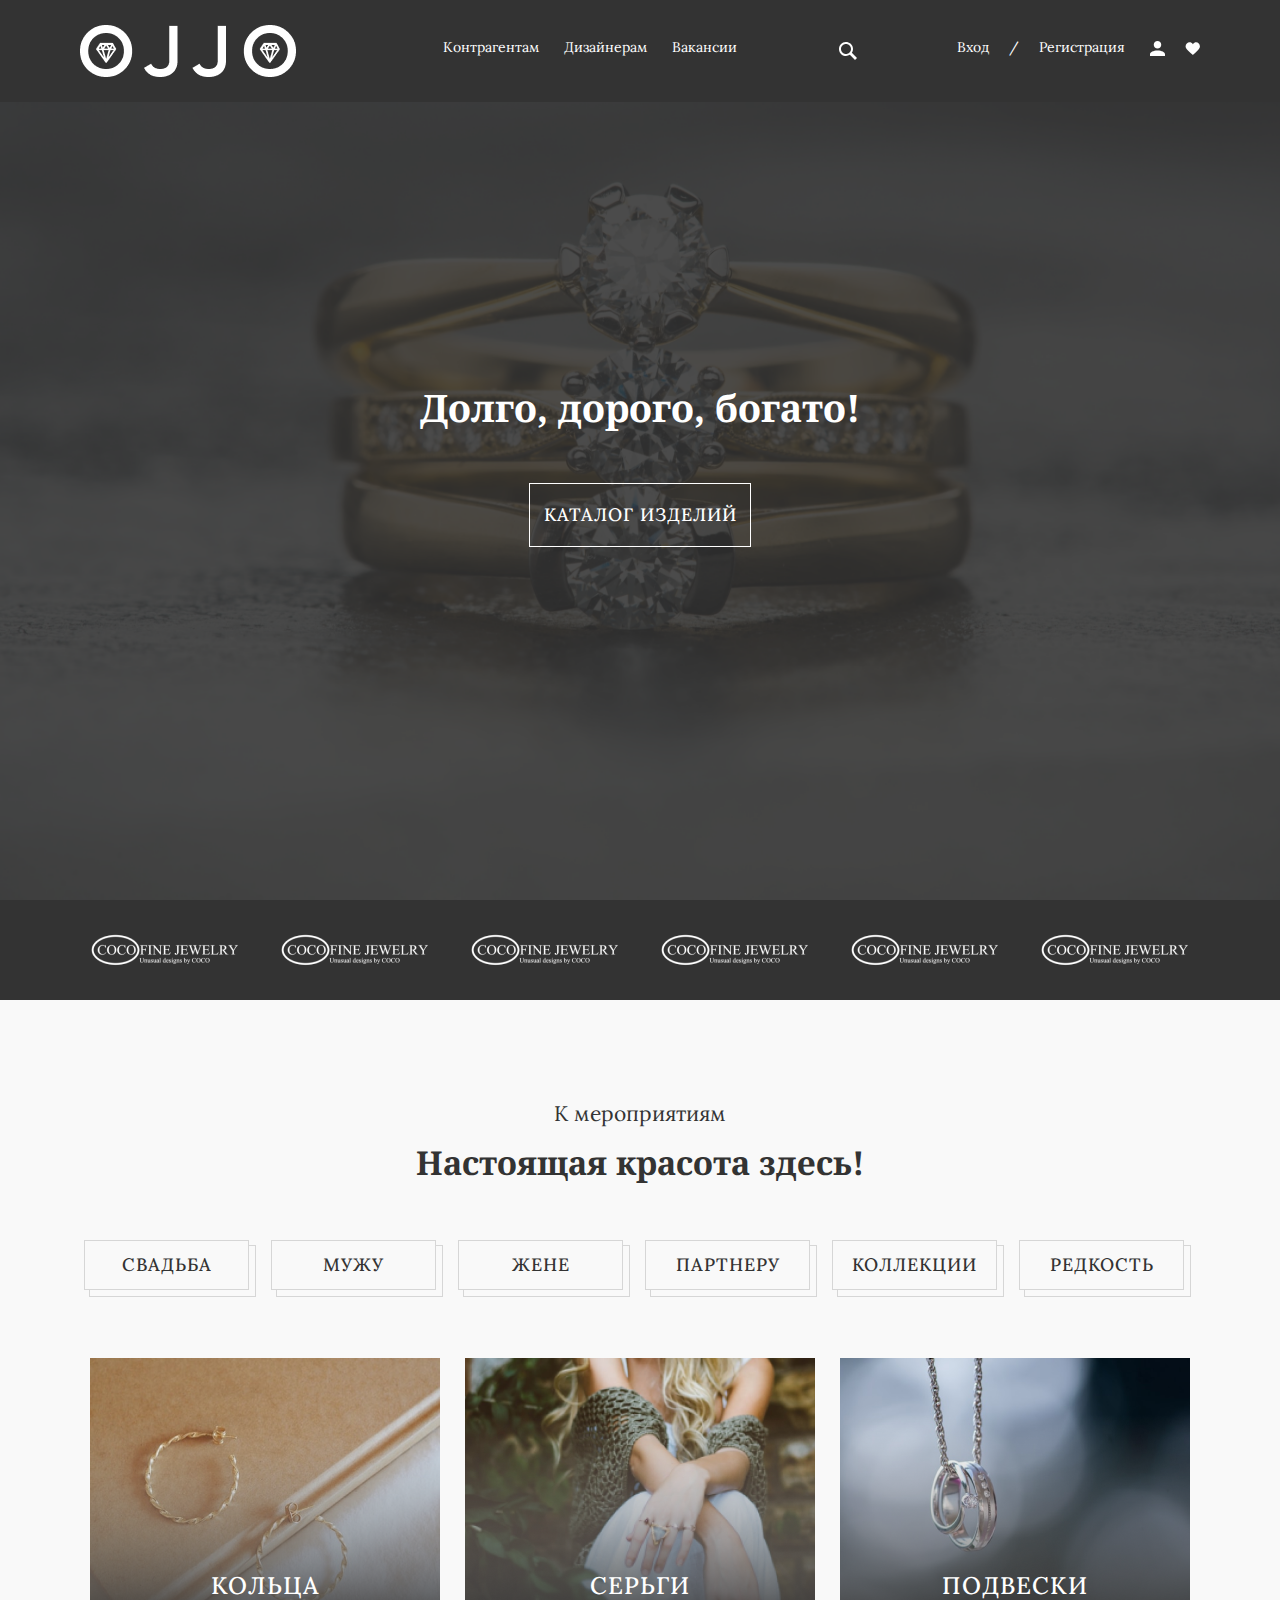
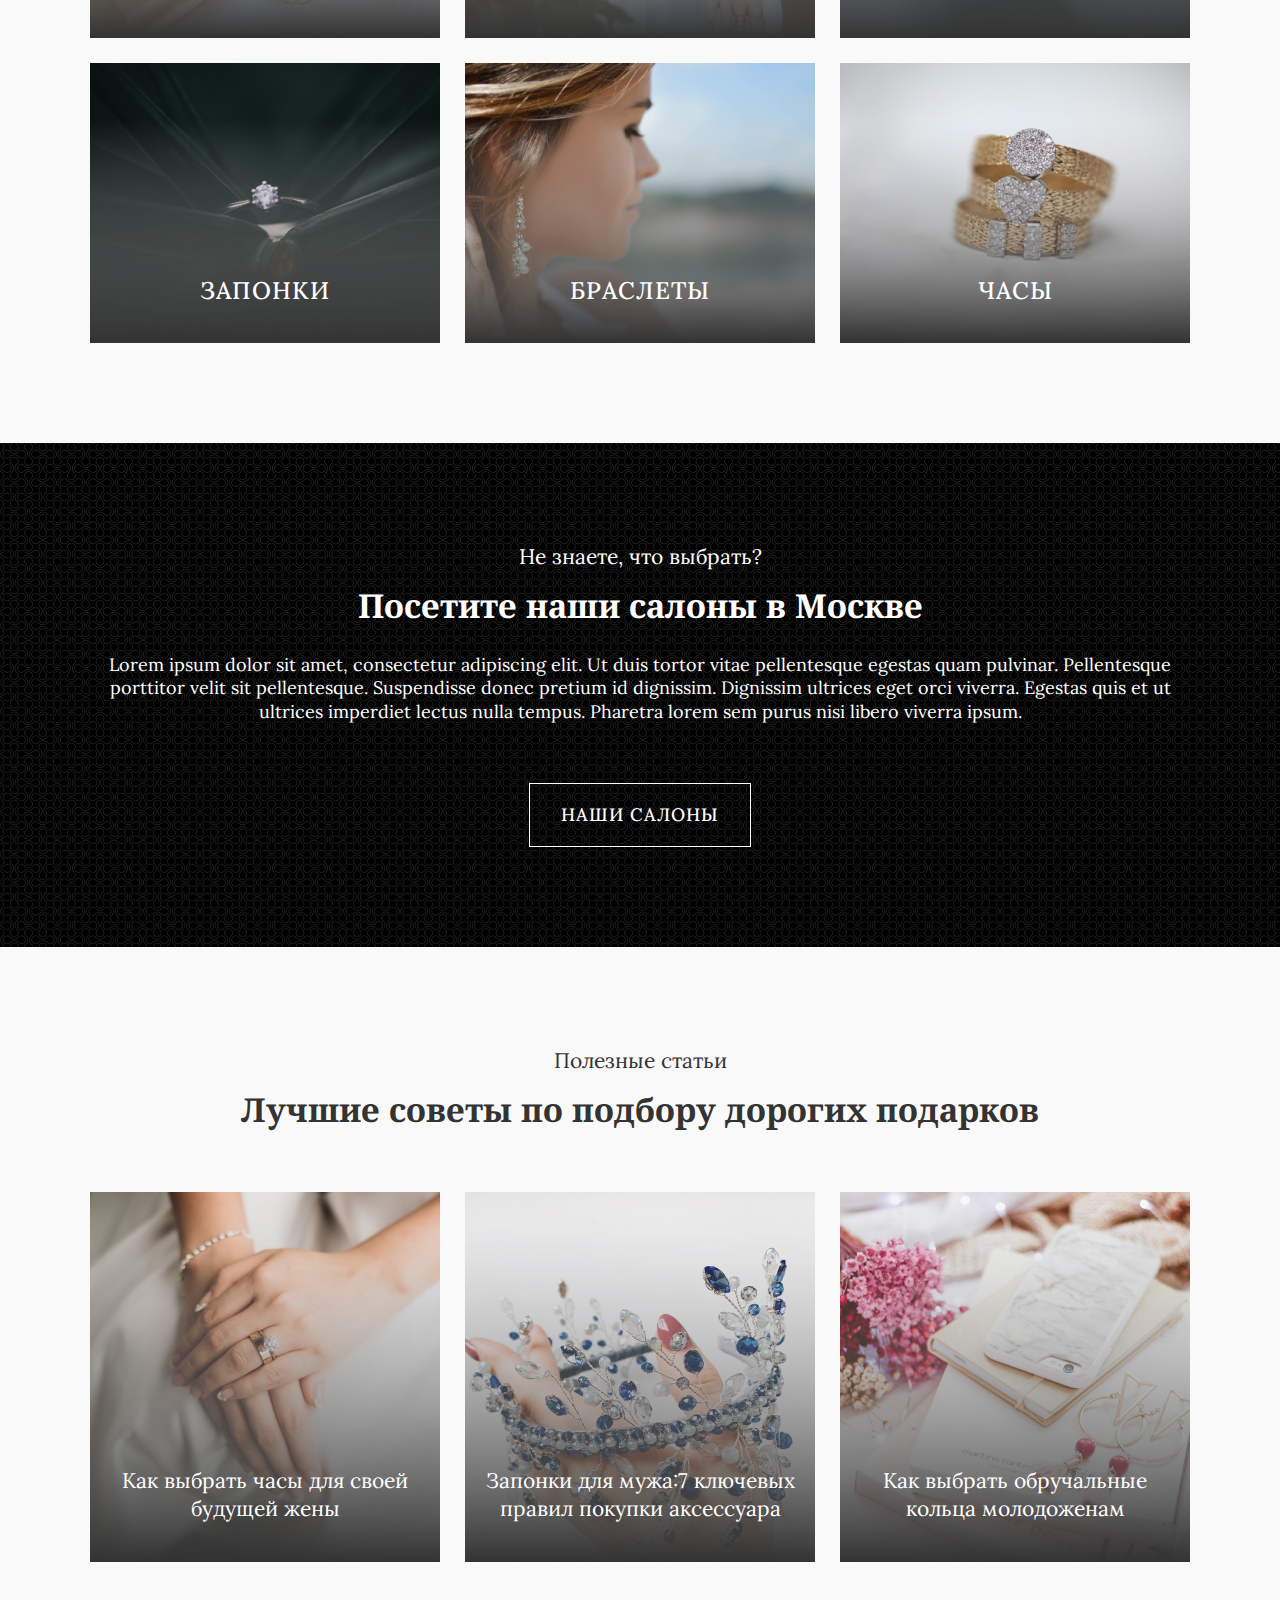
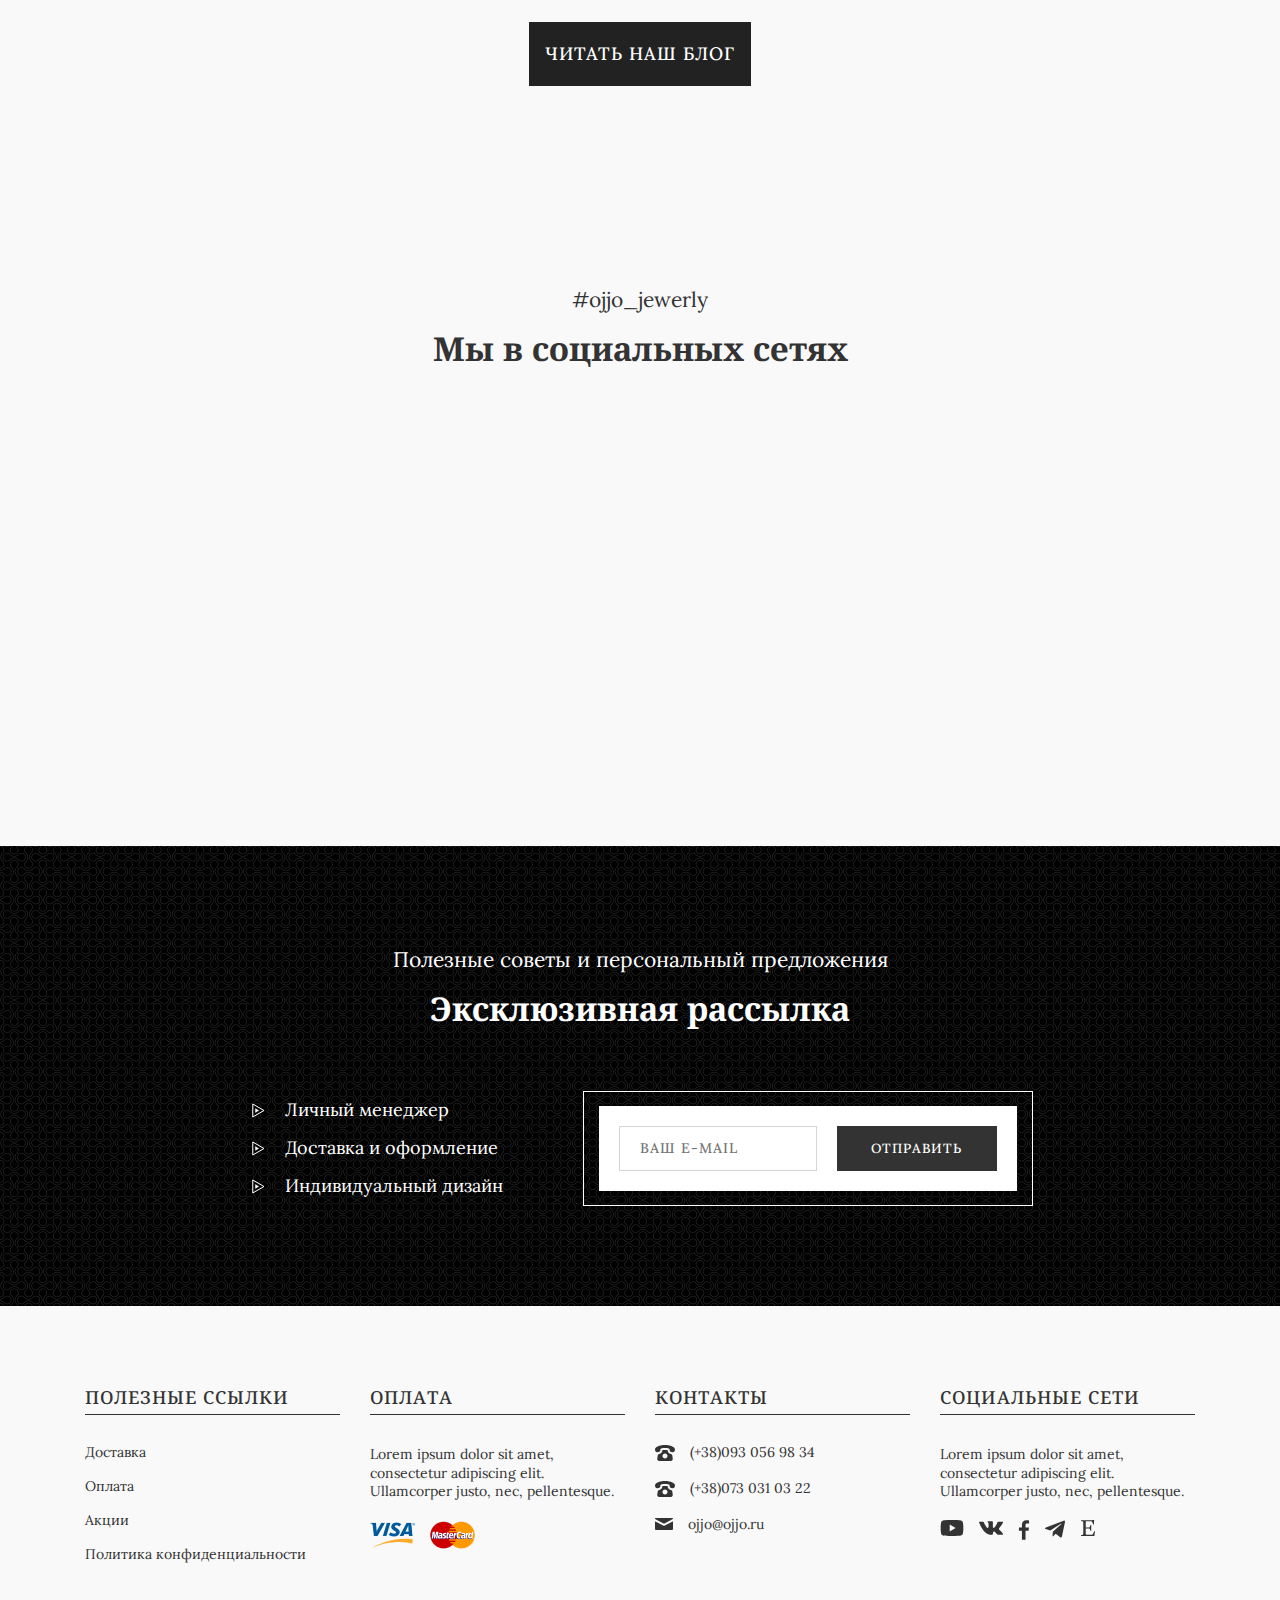
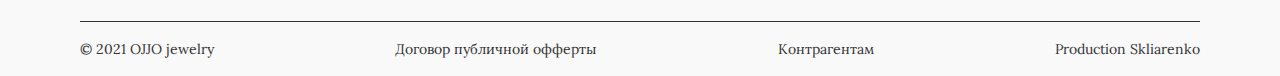
<file: index.html>
<!DOCTYPE html>
<html lang="ru">
<head>
    <meta charset="UTF-8">
    
    <!-- Style -->
    <link rel="stylesheet" href="assets/css/style.min.css">
    
    <!-- Useful meta tags -->
    <meta http-equiv="x-ua-compatible" content="ie=edge">
    <meta name="viewport" content="width=device-width, initial-scale=1, shrink-to-fit=no">
    <meta name="robots" content="index, follow">
    <meta name="google" content="notranslate">
    <meta name="format-detection" content="telephone=no">
    <meta name="description" content="Ojjo">
    <meta name="keywords" content="ключ 1, ключ 2, ключ 3…"/>
    <link href="https://fonts.googleapis.com/css2?family=Lora:wght@400;500&family=Noto+Serif:wght@700&display=swap" rel="stylesheet">
    
    <!-- OG-marks -->
    <meta property="og:title" content="Ojjo"/>
    <meta property="og:type" content="article"/>
    <meta property="og:url" content="http://g93015hu.beget.tech/"/>
    <meta property="og:image" content="https://media.npr.org/assets/img/2021/04/15/rubymedina_custom-9c9bdfe709b5d4e47d21c86fdafdd2a45d166d79.jpeg"/>
    <meta property="og:description" content="Ojjo Ojjo Ojjo"/>
    <meta property="og:site_name" content="Ojjo"/>
    
    <title>Ojjo</title>
</head>
<body>

    <div class="page" id="page">
        <!-- Header -->
        <header class="header">
            <div class="container">
                <nav class="header__nav">
                    <a class="logo__link" href="index.html">
                        <img src="assets/images/logo.png" alt="Ojjo" class="logo__img">
                    </a>
                    <ul class="header__list">
                        <li class="header__item">
                            <a href="#" class="header__link">Контрагентам</a>
                        </li>
                        <li class="header__item">
                            <a href="#" class="header__link">Дизайнерам</a>
                        </li>
                        <li class="header__item">
                            <a href="#" class="header__link">Вакансии</a>
                        </li>
                        <li class="header__item">
                            <input class="header__input" type="search" name="search" id="search">
                        </li>
                        <li class="header__item">
                            <a href="#" class="header__auth">Вход</a>
                            <span>/</span>
                            <a href="#" class="header__auth">Регистрация</a>
                        </li>
                        <li class="header__item">
                            <a href="#" class="header__link">
                                <img src="assets/images/svg/profile.svg" alt="profile" class="header__icon">
                            </a>
                            <a href="#" class="header__link">
                                <img src="assets/images/svg/liked.svg" alt="liked" class="header__icon">
                            </a>
                        </li>
                    </ul>
                    <div class="burger">
                        <span></span>
                        <span></span>
                        <span></span>
                    </div>
                </nav>
            </div>
        </header>

        <!-- Main -->
        <main class="main">
            
            <!-- main -->
            <main class="main">
                <!-- preview -->
                <section class="preview">
                    <div class="container">
                        <div class="preview__content">
                            <div class="preview__inner">
                                <h1 class="preview__title">Долго, дорого, богато!</h1>
                                <a href="catalog.html" class="preview__btn btn">каталог изделий </a>
                            </div>
                        </div>
                    </div>
                </section>
                <!-- ./preview -->
                <!-- partner -->
                <div class="partner">
                    <div class="container">
                        <ul class="partner__list">
                            <li class="partner__item">
                                <img src="assets/images/partner.png" alt="partner" class="partner__img">
                            </li>
                            <li class="partner__item">
                                <img src="assets/images/partner.png" alt="partner" class="partner__img">
                            </li>
                            <li class="partner__item">
                                <img src="assets/images/partner.png" alt="partner" class="partner__img">
                            </li>
                            <li class="partner__item">
                                <img src="assets/images/partner.png" alt="partner" class="partner__img">
                            </li>
                            <li class="partner__item">
                                <img src="assets/images/partner.png" alt="partner" class="partner__img">
                            </li>
                            <li class="partner__item">
                                <img src="assets/images/partner.png" alt="partner" class="partner__img">
                            </li>
                        </ul>
                    </div>
                </div>
                <!-- ./partner -->
                <!-- catalog -->
                <section class="catalog">
                    <div class="container">
                        <p class="catalog__subtitle">К мероприятиям</p>
                        <h2 class="catalog__title">Настоящая красота здесь!</h2>
                        <ul class="catalog__list">
                            <li class="catalog__item">
                                <span class="catalog__name">Свадьба</span>
                            </li>
                            <li class="catalog__item">
                                <span class="catalog__name">МУЖУ</span>
                            </li>
                            <li class="catalog__item">
                                <span class="catalog__name">жене</span>
                            </li>
                            <li class="catalog__item">
                                <span class="catalog__name">партнеру</span>
                            </li>
                            <li class="catalog__item">
                                <span class="catalog__name">коллекции</span>
                            </li>
                            <li class="catalog__item">
                                <span class="catalog__name">редкость</span>
                            </li>
                        </ul>
                        <ul class="catalog-product">
                            <li class="catalog-product__item">
                                <a href="catalog.html" class="catalog-product__item">
                                    <img src="assets/images/catalog-img1.png" class="catalog-product__img" alt="Изделия">
                                    <span class="catalog-product__name">Кольца</span>
                                </a>
                            </li>
                            <li class="catalog-product__item">
                                <a href="catalog.html" class="catalog-product__item">
                                    <img src="assets/images/catalog-img2.png" class="catalog-product__img" alt="Изделия">
                                    <span class="catalog-product__name">серьги</span>
                                </a>
                            </li>
                            <li class="catalog-product__item">
                                <a href="catalog.html" class="catalog-product__item">
                                    <img src="assets/images/catalog-img3.png" class="catalog-product__img" alt="Изделия">
                                    <span class="catalog-product__name">подвески</span>
                                </a>
                            </li>
                            <li class="catalog-product__item">
                                <a href="catalog.html" class="catalog-product__item">
                                    <img src="assets/images/catalog-img4.png" class="catalog-product__img" alt="Изделия">
                                    <span class="catalog-product__name">запонки</span>
                                </a>
                            </li>
                            <li class="catalog-product__item">
                                <a href="catalog.html" class="catalog-product__item">
                                    <img src="assets/images/catalog-img5.png" class="catalog-product__img" alt="Изделия">
                                    <span class="catalog-product__name">браслеты</span>
                                </a>
                            </li>
                            <li class="catalog-product__item">
                                <a href="catalog.html" class="catalog-product__item">
                                    <img src="assets/images/catalog-img6.png" class="catalog-product__img" alt="Изделия">
                                    <span class="catalog-product__name">часы</span>
                                </a>
                            </li>
                        </ul>
                    </div>
                </section>
                <!-- ./catalog -->
                <!-- about -->
                <section class="about">
                    <div class="container">
                        <p class="about__subtitle">Не знаете, что выбрать?</p>
                        <h2 class="about__title">Посетите наши салоны в Москве</h2>
                        <p class="about__text">Lorem ipsum dolor sit amet, consectetur adipiscing elit. Ut duis tortor vitae
                            pellentesque egestas quam pulvinar. Pellentesque porttitor velit sit pellentesque. Suspendisse donec pretium
                            id dignissim. Dignissim ultrices eget orci viverra. Egestas quis et ut ultrices imperdiet lectus nulla
                            tempus. Pharetra lorem sem purus nisi libero viverra ipsum.</p>
                        <a class="about__btn btn" href="contact.html">наши салоны</a>
                    </div>
                </section>
                <!-- ./about -->
                <!-- advice -->
                <section class="advice">
                    <div class="container">
                        <p class="advice__subtitle">Полезные статьи</p>
                        <h2 class="advice__title">Лучшие советы по подбору дорогих подарков</h2>
                        <ul class="advice__list">
                            <li class="advice__item">
                                <img src="assets/images/advice1.png" class="advice__img" alt="Полезные статьи">
                                <p class="advice__text">Как выбрать часы для своей будущей жены</p>
                            </li>
                            <li class="advice__item">
                                <img src="assets/images/advice2.png" class="advice__img" alt="Полезные статьи">
                                <p class="advice__text">Запонки для мужа:7 ключевых правил покупки аксессуара</p>
                            </li>
                            <li class="advice__item">
                                <img src="assets/images/advice3.png" class="advice__img" alt="Полезные статьи">
                                <p class="advice__text">Как выбрать обручальные кольца молодоженам</p>
                            </li>
                        </ul>
                        <a class="advice__btn btn--black" href="#">читать наш блог</a>
                    </div>
                </section>
                <!-- ./advice -->
                <!-- social -->
                <section class="social">
                    <div class="container">
                        <div class="social__subtitle">#ojjo_jewerly</div>
                        <h2 class="social__title">Мы в социальных сетях</h2>
                        <div class="social__item">
                            <iframe width="560" height="315" src="https://www.youtube.com/embed/cAmuY1vVxUs" title="YouTube video player" allow="accelerometer; autoplay; clipboard-write; encrypted-media; gyroscope; picture-in-picture" allowfullscreen></iframe>
                        </div>
                    </div>
                </section>
                <!-- ./social -->
                <!-- mailing -->
                <section class="mailing">
                    <div class="container">
                        <p class="mailing__subtitle">Полезные советы и персональный предложения</p>
                        <h2 class="mailing__title">Эксклюзивная рассылка</h2>
                        <div class="mailing__inner">
                            <ul class="mailing__list">
                                <li class="mailing__list-item">
                                    <img src="assets/images/svg/arrow.svg" alt="arrow" class="mailing__item-icon">
                                    <span class="mailing__item-text">Личный менеджер</span>
                                </li>
                                <li class="mailing__list-item">
                                    <img src="assets/images/svg/arrow.svg" alt="arrow" class="mailing__item-icon">
                                    <span class="mailing__item-text">Доставка и оформление</span>
                                </li>
                                <li class="mailing__list-item">
                                    <img src="assets/images/svg/arrow.svg" alt="arrow" class="mailing__item-icon">
                                    <span class="mailing__item-text">Индивидуальный дизайн</span>
                                </li>
                            </ul>
                            <div class="form__border">
                                <form action="#" method="post" class="form" id="form" translate="no">
                                    <input class="form__input" type="email" placeholder="ВАШ E-MAIL" required>
                                    <button class="form__button btn" type="submit">Отправить</button>
                                </form>
                            </div>
                        </div>
                    </div>
                </section>
                <!-- ./mailing -->
            </main>
            <!-- ./main -->
        </main>

        <!-- footer -->
        <footer class="footer">
            <div class="container">
                <div class="footer__inner">
                    <div class="footer__item">
                        <h3 class="footer__title">Полезные ссылки</h3>
                        <ul class="footer-list">
                            <li class="footer-list__item">
                                <a class="footer-list__link" href="#">Доставка</a>
                            </li>
                            <li class="footer-list__item">
                                <a class="footer-list__link" href="#">Оплата</a>
                            </li>
                            <li class="footer-list-item">
                                <a class="footer-list__link" href="#">Акции</a>
                            </li>
                            <li class="foote-list__item">
                                <a class="footer-list__link" href="#">Политика конфиденциальности</a>
                            </li>
                        </ul>
                    </div>
                    <div class="footer__item">
                        <h3 class="footer__title">оплата</h3>
                        <ul class="footer-list">
                            <li class="footer-list__item">
                                <p class="footer__text">Lorem ipsum dolor sit amet, consectetur adipiscing elit. Ullamcorper
                                    justo, nec, pellentesque.</p>
                            </li>
                            <li class="footer-list__item">
                                <img class="footer-list__icon" src="assets/images/payment1.png" alt="payment">
                                <img class="footer-list__icon" src="assets/images/payment2.png" alt="payment">
                            </li>
                        </ul>
                    </div>
                    <div class="footer__item">
                        <h3 class="footer__title">контакты</h3>
                        <ul class="footer-list">
                            <li class="footer-list__item">
                                <img class="footer-list__icon" src="assets/images/svg/tell.svg" alt="tell">
                                <a class="footer-list__link" href="tel:+380940569834">(+38)093 056 98 34</a>
                            </li>
                            <li class="footer-list__item">
                                <img class="footer-list__icon" src="assets/images/svg/tell.svg" alt="tell">
                                <a class="footer-list__link" href="tel:+380730310322">(+38)073 031 03 22</a>
                            </li>
                            <li class="footer-list__item">
                                <img class="footer-list__icon" src="assets/images/svg/email.svg" alt="email">
                                <a class="footer-list__link" href="mailto:ojjo@ojjo.ru">ojjo@ojjo.ru</a>
                            </li>
                        </ul>
                    </div>
                    <div class="footer__item">
                        <h3 class="footer__title">социальные сети</h3>
                        <ul class="footer-list">
                            <li class="footer-list__item">
                                <p class="footer__text">Lorem ipsum dolor sit amet, consectetur adipiscing elit. Ullamcorper justo, nec, pellentesque.</p>
                            </li>
                            <li class="footer-list__item">
                                <a href="#" class="footer-list__link">
                                    <img class="footer-list__icon" src="assets/images/svg/youTube.svg" alt="youTube">
                                </a>
                                <a href="#" class="footer-list__link">
                                    <img class="footer-list__icon" src="assets/images/svg/Vk.svg" alt="Vk">
                                </a>
                                <a href="#" class="footer-list__link">
                                    <img class="footer-list__icon" src="assets/images/svg/facebook.svg" alt="facebook">
                                </a>
                                <a href="#" class="footer-list__link">
                                    <img class="footer-list__icon" src="assets/images/svg/telegram.svg" alt="telegram">
                                </a>
                                <a href="#" class="footer-list__link">
                                    <img class="footer-list__icon" src="assets/images/svg/E.svg" alt="E">
                                </a>
                            </li>
                        </ul>
                    </div>
                </div>
                <div class="footer__bott">
                    <span class="bott__text">&#169 2021 OJJO jewelry</span>
                    <a href="#" target="_blank" class="bott__text">Договор публичной офферты</a>
                    <a href="#" target="_blank" class="bott__text">Контрагентам</a>
                    <sapn class="bott__text">Production Skliarenko</sapn>
                </div>
            </div>
        </footer>
    </div>
    <script src="https://cdnjs.cloudflare.com/ajax/libs/jquery/3.6.0/jquery.min.js" integrity="sha512-894YE6QWD5I59HgZOGReFYm4dnWc1Qt5NtvYSaNcOP+u1T9qYdvdihz0PPSiiqn/+/3e7Jo4EaG7TubfWGUrMQ==" crossorigin="anonymous" referrerpolicy="no-referrer"></script>
    <script src="assets/js/app.js"></script>
</body>
</html>
</file>
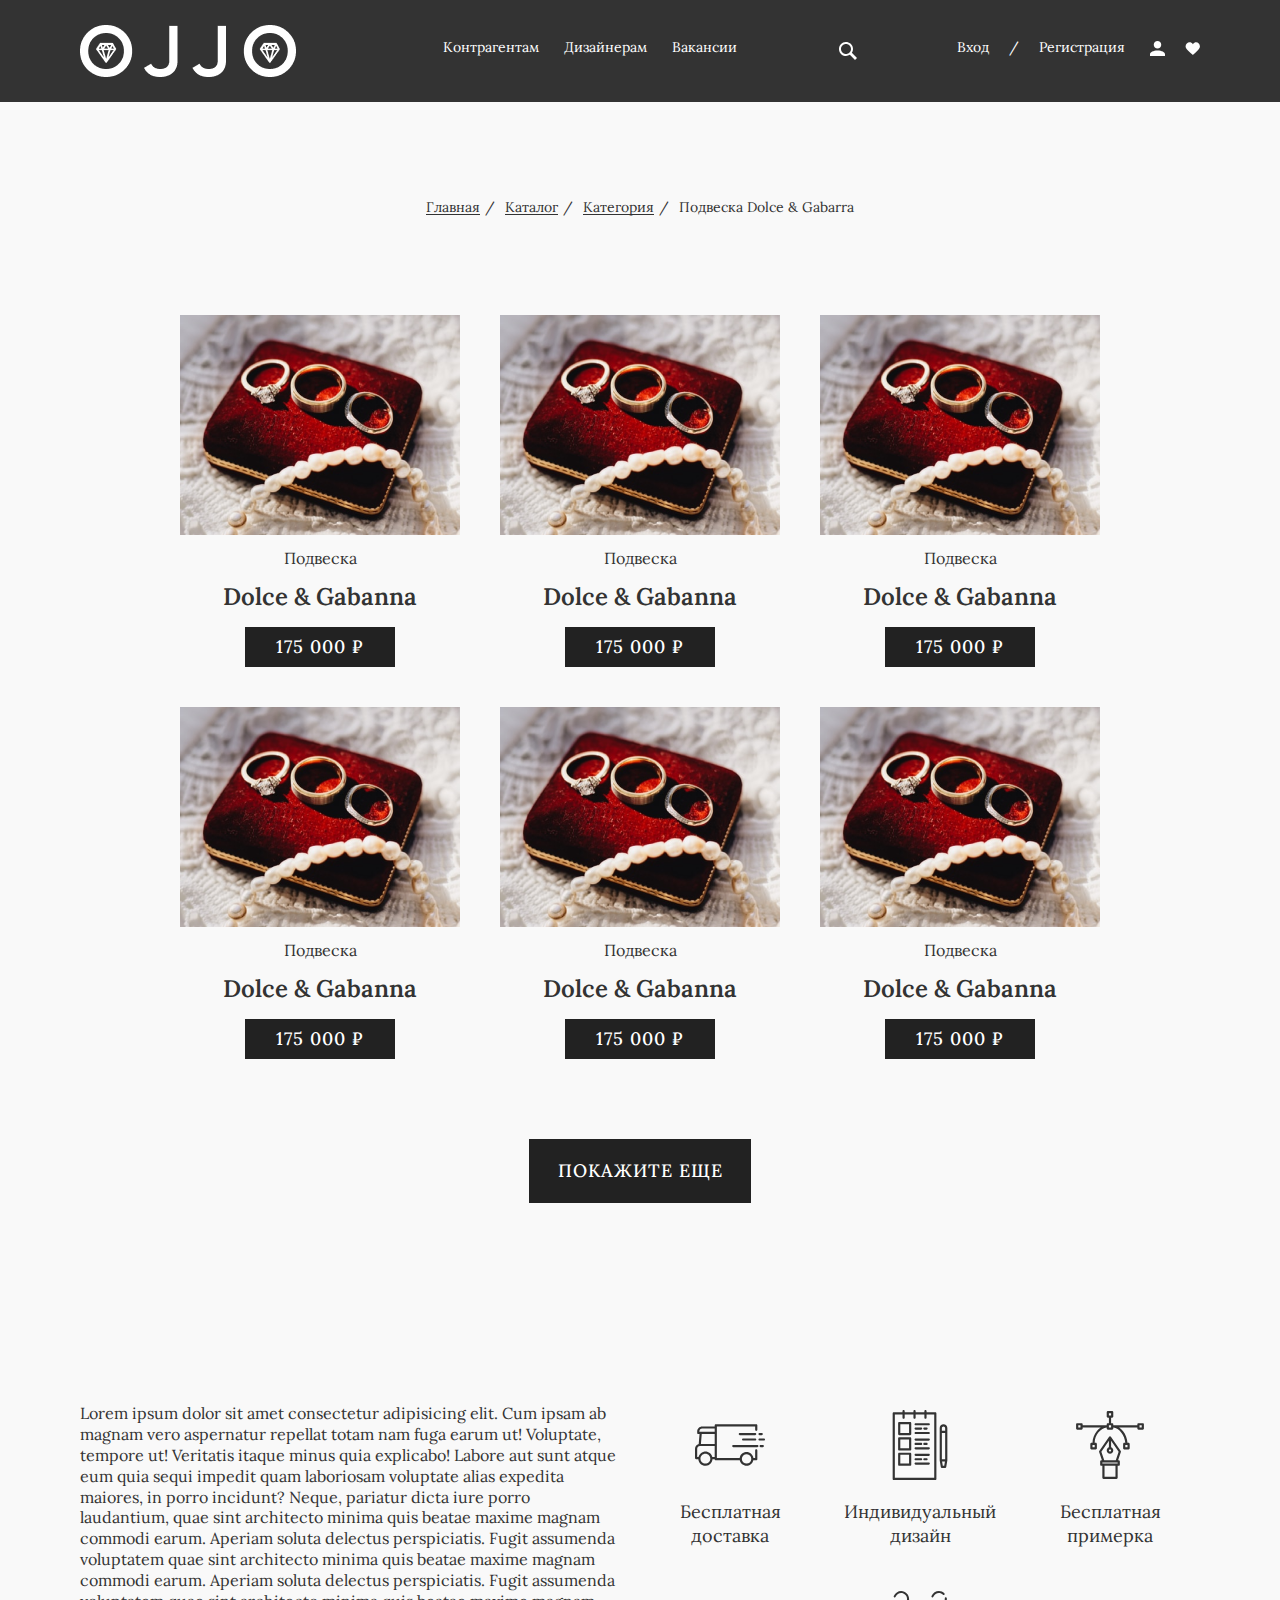
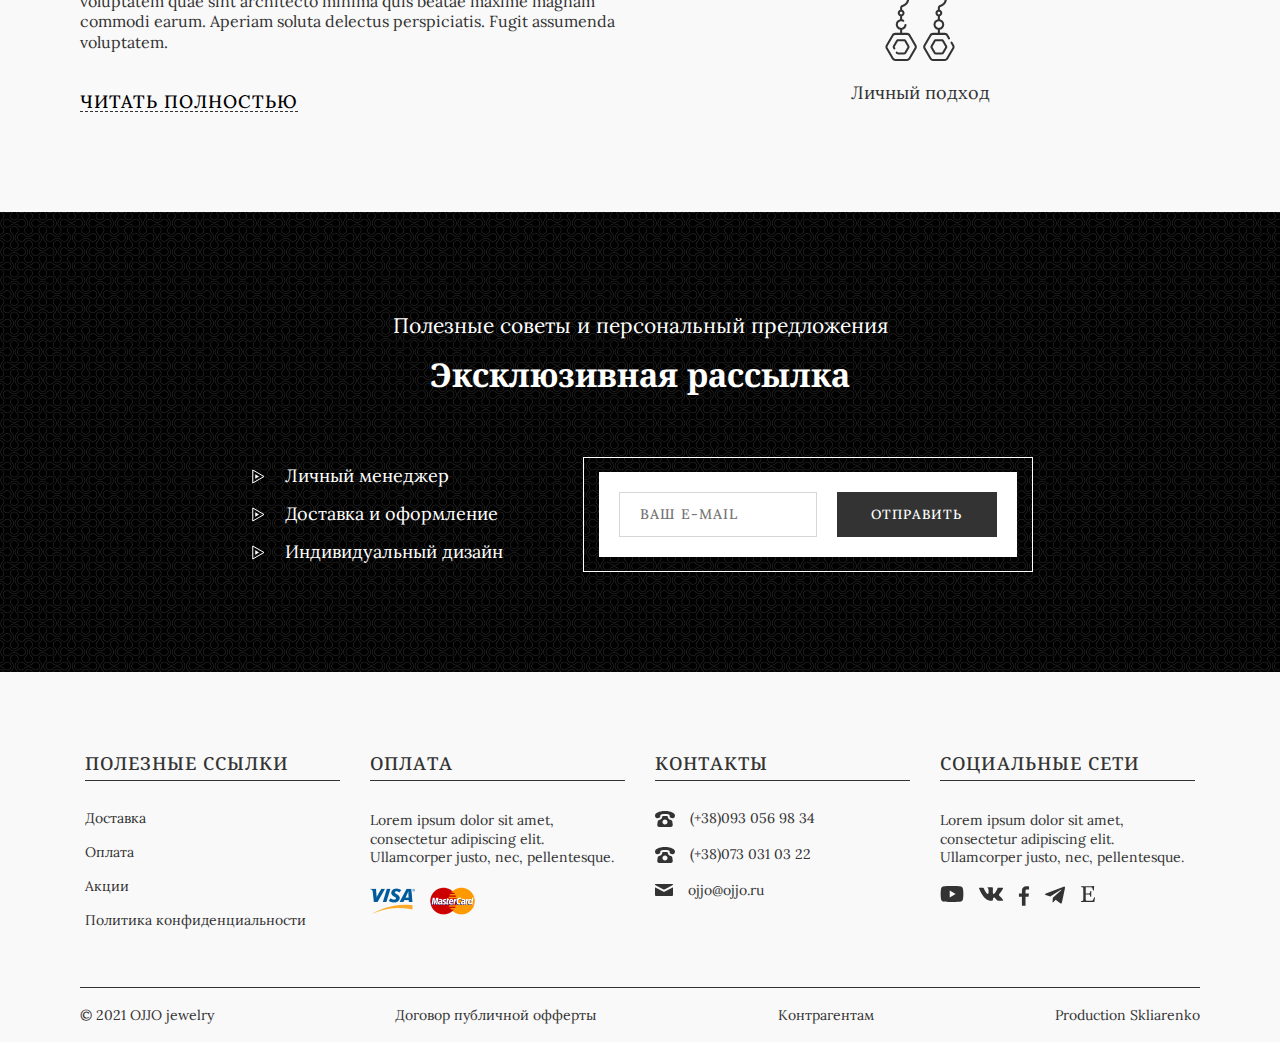
<file: catalog.html>
<!DOCTYPE html>
<html lang="ru">
<head>
    <meta charset="UTF-8">
    
    <!-- Style -->
    <link rel="stylesheet" href="assets/css/style.min.css">
    
    <!-- Useful meta tags -->
    <meta http-equiv="x-ua-compatible" content="ie=edge">
    <meta name="viewport" content="width=device-width, initial-scale=1, shrink-to-fit=no">
    <meta name="robots" content="index, follow">
    <meta name="google" content="notranslate">
    <meta name="format-detection" content="telephone=no">
    <meta name="description" content="Ojjo">
    <meta name="keywords" content="ключ 1, ключ 2, ключ 3…"/>
    <link href="https://fonts.googleapis.com/css2?family=Lora:wght@400;500&family=Noto+Serif:wght@700&display=swap" rel="stylesheet">
    
    <!-- OG-marks -->
    <meta property="og:title" content="Ojjo"/>
    <meta property="og:type" content="article"/>
    <meta property="og:url" content="http://g93015hu.beget.tech/"/>
    <meta property="og:image" content="https://media.npr.org/assets/img/2021/04/15/rubymedina_custom-9c9bdfe709b5d4e47d21c86fdafdd2a45d166d79.jpeg"/>
    <meta property="og:description" content="Ojjo Ojjo Ojjo"/>
    <meta property="og:site_name" content="Ojjo"/>
    
    <title>Ojjo</title>
</head>
<body>

    <div class="page" id="page">
        <!-- Header -->
        <header class="header">
            <div class="container">
                <nav class="header__nav">
                    <a class="logo__link" href="index.html">
                        <img src="assets/images/logo.png" alt="Ojjo" class="logo__img">
                    </a>
                    <ul class="header__list">
                        <li class="header__item">
                            <a href="#" class="header__link">Контрагентам</a>
                        </li>
                        <li class="header__item">
                            <a href="#" class="header__link">Дизайнерам</a>
                        </li>
                        <li class="header__item">
                            <a href="#" class="header__link">Вакансии</a>
                        </li>
                        <li class="header__item">
                            <input class="header__input" type="search" name="search" id="search">
                        </li>
                        <li class="header__item">
                            <a href="#" class="header__auth">Вход</a>
                            <span>/</span>
                            <a href="#" class="header__auth">Регистрация</a>
                        </li>
                        <li class="header__item">
                            <a href="#" class="header__link">
                                <img src="assets/images/svg/profile.svg" alt="profile" class="header__icon">
                            </a>
                            <a href="#" class="header__link">
                                <img src="assets/images/svg/liked.svg" alt="liked" class="header__icon">
                            </a>
                        </li>
                    </ul>
                    <div class="burger">
                        <span></span>
                        <span></span>
                        <span></span>
                    </div>
                </nav>
            </div>
        </header>

        <!-- Main -->
        <main class="main">
            
            <!-- main -->
            <main class="main">
            
                    <!-- crumbs -->
                    <section class="crumbs">
                        <h2 class="hide">Crumbs</h2>
                        <div class="container">
                            <ul class="crumbs__list">
                                <li class="crumbs__item">
                                    <a href="index.html" class="crumbs__link">Главная</a>
                                </li>
                                <li class="crumbs__item">
                                    <a href="catalog.html" class="crumbs__link">Каталог</a>
                                </li>
                                <li class="crumbs__item">
                                    <a href="catalog.html" class="crumbs__link">Категория</a>
                                </li>
                                <li class="crumbs__item">
                                    <a href="description.html" class="crumbs__link">Подвеска Dolce & Gabarra</a>
                                </li>
                            </ul>
                        </div>
                    </section>
                    <!-- ./crumbs -->
                <!-- product -->
                <section class="product">
                    <div class="container">
                        <div class="product__inner">
                            <ul class="product-preview">
                                <li class="product-preview__item">
                                    <img src="assets/images/product.png" alt="product" class="product-preview__img">
                                    <span class="product-preview__name">Подвеска</span>
                                    <p class="product-preview__firm">Dolce & Gabanna</p>
                                    <a href="description.html" class="product-preview__price btn--black" title="Click!">175 000 ₽</a>
                                </li>
                                <li class="product-preview__item">
                                    <img src="assets/images/product.png" alt="product" class="product-preview__img">
                                    <span class="product-preview__name">Подвеска</span>
                                    <p class="product-preview__firm">Dolce & Gabanna</p>
                                    <a href="description.html" class="product-preview__price btn--black" title="Click!">175 000 ₽</a>
                                </li>
                                <li class="product-preview__item">
                                    <img src="assets/images/product.png" alt="product" class="product-preview__img">
                                    <span class="product-preview__name">Подвеска</span>
                                    <p class="product-preview__firm">Dolce & Gabanna</p>
                                    <a href="description.html" class="product-preview__price btn--black" title="Click!">175 000 ₽</a>
                                </li>
                                <li class="product-preview__item">
                                    <img src="assets/images/product.png" alt="product" class="product-preview__img">
                                    <span class="product-preview__name">Подвеска</span>
                                    <p class="product-preview__firm">Dolce & Gabanna</p>
                                    <a href="description.html" class="product-preview__price btn--black" title="Click!">175 000 ₽</a>
                                </li>
                                <li class="product-preview__item">
                                    <img src="assets/images/product.png" alt="product" class="product-preview__img">
                                    <span class="product-preview__name">Подвеска</span>
                                    <p class="product-preview__firm">Dolce & Gabanna</p>
                                    <a href="description.html" class="product-preview__price btn--black" title="Click!">175 000 ₽</a>
                                </li>
                                <li class="product-preview__item">
                                    <img src="assets/images/product.png" alt="product" class="product-preview__img">
                                    <span class="product-preview__name">Подвеска</span>
                                    <p class="product-preview__firm">Dolce & Gabanna</p>
                                    <a href="description.html" class="product-preview__price btn--black" title="Click!">175 000 ₽</a>
                                </li>
                            </ul>
                            <a class="product-preview__btn btn--black" href="#">покажите еще</a>
                        </div>
                    </div>
                </section>
                <section class="info">
                    <div class="container">
                        <div class="info__inner">
                            <div class="info__wrapp">
                                <p class="info__text">
                                    Lorem ipsum dolor sit amet consectetur adipisicing elit. Cum ipsam ab magnam vero aspernatur repellat totam nam fuga earum ut! Voluptate, tempore ut! Veritatis itaque minus quia explicabo! Labore aut sunt atque eum quia sequi impedit quam laboriosam voluptate alias expedita maiores, in porro incidunt? Neque, pariatur dicta iure porro laudantium, quae sint architecto minima quis beatae maxime magnam commodi earum. Aperiam soluta delectus perspiciatis. Fugit assumenda voluptatem quae sint architecto minima quis beatae maxime magnam commodi earum. Aperiam soluta delectus perspiciatis. Fugit assumenda voluptatem quae sint architecto minima quis beatae maxime magnam commodi earum. Aperiam soluta delectus perspiciatis. Fugit assumenda voluptatem.
                                </p>
                                <a class="info__link" href="#">ЧИТАТЬ ПОЛНОСТЬЮ</a>
                            </div>
                            <ul class="info__list">
                                <li class="info__item">
                                    <img src="assets/images/svg/delivery.svg" alt="delivery" class="info__img">
                                    <p class="info__name">Бесплатная доставка</p>
                                </li>
                                <li class="info__item">
                                    <img src="assets/images/svg/list.svg" alt="list" class="info__img">
                                    <p class="info__name">Индивидуальный дизайн</p>
                                </li>
                                <li class="info__item">
                                    <img src="assets/images/svg/free.svg" alt="free" class="info__img">
                                    <p class="info__name">Бесплатная примерка</p>
                                </li>
                                <li class="info__item">
                                    <img src="assets/images/svg/jewelry.svg" alt="jewelry" class="info__img">
                                    <p class="info__name">Личный подход</p>
                                </li>
                            </ul>
                        </div>
                    </div>
                </section>
                <!-- mailing -->
                <section class="mailing">
                    <div class="container">
                        <p class="mailing__subtitle">Полезные советы и персональный предложения</p>
                        <h2 class="mailing__title">Эксклюзивная рассылка</h2>
                        <div class="mailing__inner">
                            <ul class="mailing__list">
                                <li class="mailing__list-item">
                                    <img src="assets/images/svg/arrow.svg" alt="arrow" class="mailing__item-icon">
                                    <span class="mailing__item-text">Личный менеджер</span>
                                </li>
                                <li class="mailing__list-item">
                                    <img src="assets/images/svg/arrow.svg" alt="arrow" class="mailing__item-icon">
                                    <span class="mailing__item-text">Доставка и оформление</span>
                                </li>
                                <li class="mailing__list-item">
                                    <img src="assets/images/svg/arrow.svg" alt="arrow" class="mailing__item-icon">
                                    <span class="mailing__item-text">Индивидуальный дизайн</span>
                                </li>
                            </ul>
                            <div class="form__border">
                                <form action="#" method="post" class="form" id="form" translate="no">
                                    <input class="form__input" type="email" placeholder="ВАШ E-MAIL" required>
                                    <button class="form__button btn" type="submit">Отправить</button>
                                </form>
                            </div>
                        </div>
                    </div>
                </section>
                <!-- ./mailing -->
            </main>
            <!-- ./main -->
        </main>

        <!-- footer -->
        <footer class="footer">
            <div class="container">
                <div class="footer__inner">
                    <div class="footer__item">
                        <h3 class="footer__title">Полезные ссылки</h3>
                        <ul class="footer-list">
                            <li class="footer-list__item">
                                <a class="footer-list__link" href="#">Доставка</a>
                            </li>
                            <li class="footer-list__item">
                                <a class="footer-list__link" href="#">Оплата</a>
                            </li>
                            <li class="footer-list-item">
                                <a class="footer-list__link" href="#">Акции</a>
                            </li>
                            <li class="foote-list__item">
                                <a class="footer-list__link" href="#">Политика конфиденциальности</a>
                            </li>
                        </ul>
                    </div>
                    <div class="footer__item">
                        <h3 class="footer__title">оплата</h3>
                        <ul class="footer-list">
                            <li class="footer-list__item">
                                <p class="footer__text">Lorem ipsum dolor sit amet, consectetur adipiscing elit. Ullamcorper
                                    justo, nec, pellentesque.</p>
                            </li>
                            <li class="footer-list__item">
                                <img class="footer-list__icon" src="assets/images/payment1.png" alt="payment">
                                <img class="footer-list__icon" src="assets/images/payment2.png" alt="payment">
                            </li>
                        </ul>
                    </div>
                    <div class="footer__item">
                        <h3 class="footer__title">контакты</h3>
                        <ul class="footer-list">
                            <li class="footer-list__item">
                                <img class="footer-list__icon" src="assets/images/svg/tell.svg" alt="tell">
                                <a class="footer-list__link" href="tel:+380940569834">(+38)093 056 98 34</a>
                            </li>
                            <li class="footer-list__item">
                                <img class="footer-list__icon" src="assets/images/svg/tell.svg" alt="tell">
                                <a class="footer-list__link" href="tel:+380730310322">(+38)073 031 03 22</a>
                            </li>
                            <li class="footer-list__item">
                                <img class="footer-list__icon" src="assets/images/svg/email.svg" alt="email">
                                <a class="footer-list__link" href="mailto:ojjo@ojjo.ru">ojjo@ojjo.ru</a>
                            </li>
                        </ul>
                    </div>
                    <div class="footer__item">
                        <h3 class="footer__title">социальные сети</h3>
                        <ul class="footer-list">
                            <li class="footer-list__item">
                                <p class="footer__text">Lorem ipsum dolor sit amet, consectetur adipiscing elit. Ullamcorper justo, nec, pellentesque.</p>
                            </li>
                            <li class="footer-list__item">
                                <a href="#" class="footer-list__link">
                                    <img class="footer-list__icon" src="assets/images/svg/youTube.svg" alt="youTube">
                                </a>
                                <a href="#" class="footer-list__link">
                                    <img class="footer-list__icon" src="assets/images/svg/Vk.svg" alt="Vk">
                                </a>
                                <a href="#" class="footer-list__link">
                                    <img class="footer-list__icon" src="assets/images/svg/facebook.svg" alt="facebook">
                                </a>
                                <a href="#" class="footer-list__link">
                                    <img class="footer-list__icon" src="assets/images/svg/telegram.svg" alt="telegram">
                                </a>
                                <a href="#" class="footer-list__link">
                                    <img class="footer-list__icon" src="assets/images/svg/E.svg" alt="E">
                                </a>
                            </li>
                        </ul>
                    </div>
                </div>
                <div class="footer__bott">
                    <span class="bott__text">&#169 2021 OJJO jewelry</span>
                    <a href="#" target="_blank" class="bott__text">Договор публичной офферты</a>
                    <a href="#" target="_blank" class="bott__text">Контрагентам</a>
                    <sapn class="bott__text">Production Skliarenko</sapn>
                </div>
            </div>
        </footer>
    </div>
    <script src="https://cdnjs.cloudflare.com/ajax/libs/jquery/3.6.0/jquery.min.js" integrity="sha512-894YE6QWD5I59HgZOGReFYm4dnWc1Qt5NtvYSaNcOP+u1T9qYdvdihz0PPSiiqn/+/3e7Jo4EaG7TubfWGUrMQ==" crossorigin="anonymous" referrerpolicy="no-referrer"></script>
    <script src="assets/js/app.js"></script>
</body>
</html>
</file>
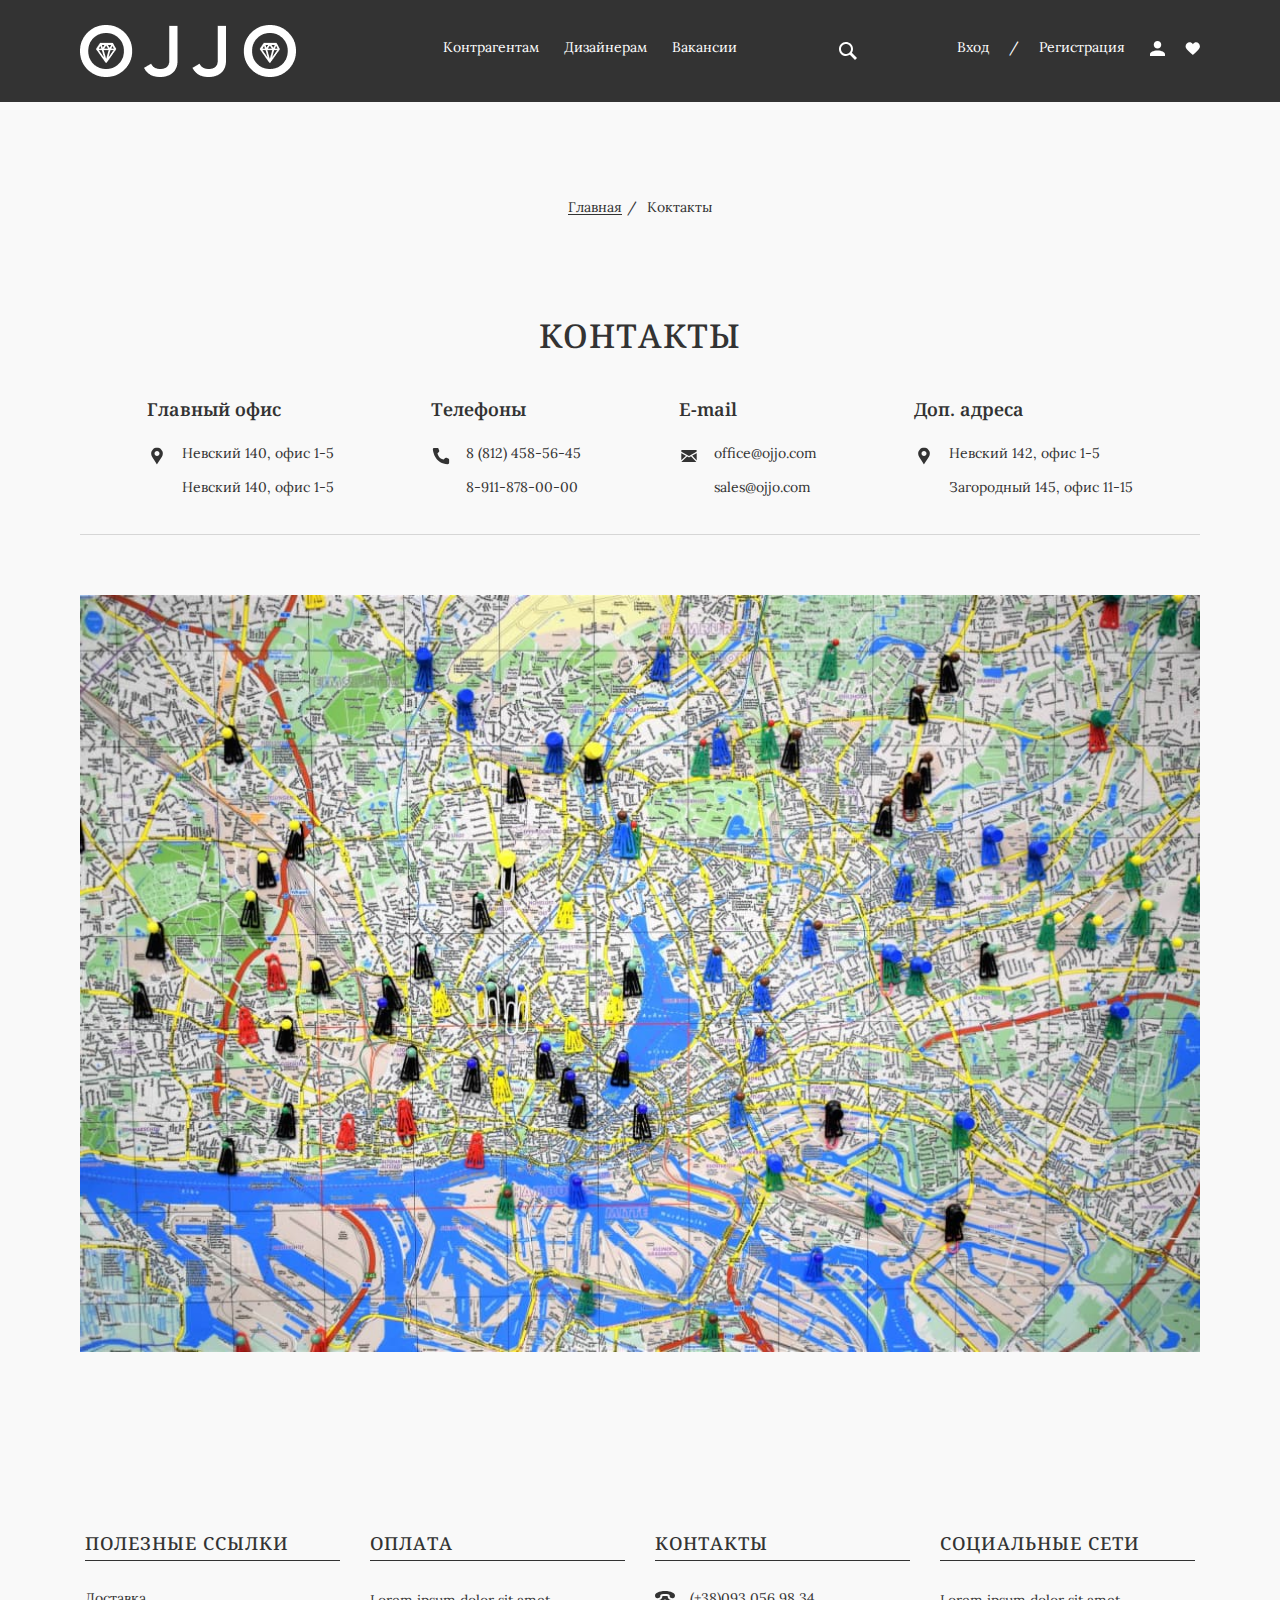
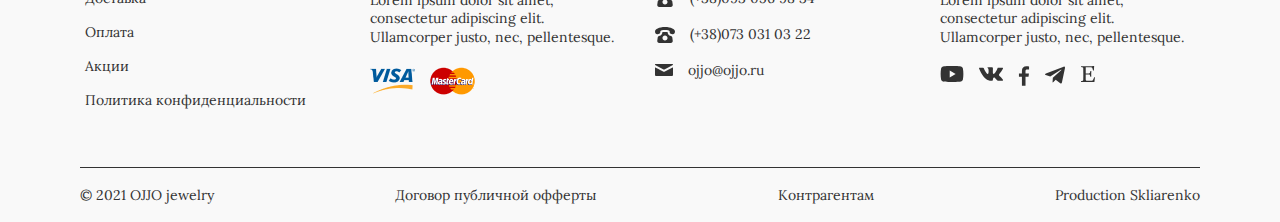
<file: contact.html>
<!DOCTYPE html>
<html lang="ru">
<head>
    <meta charset="UTF-8">
    
    <!-- Style -->
    <link rel="stylesheet" href="assets/css/style.min.css">
    
    <!-- Useful meta tags -->
    <meta http-equiv="x-ua-compatible" content="ie=edge">
    <meta name="viewport" content="width=device-width, initial-scale=1, shrink-to-fit=no">
    <meta name="robots" content="index, follow">
    <meta name="google" content="notranslate">
    <meta name="format-detection" content="telephone=no">
    <meta name="description" content="Ojjo">
    <meta name="keywords" content="ключ 1, ключ 2, ключ 3…"/>
    <link href="https://fonts.googleapis.com/css2?family=Lora:wght@400;500&family=Noto+Serif:wght@700&display=swap" rel="stylesheet">
    
    <!-- OG-marks -->
    <meta property="og:title" content="Ojjo"/>
    <meta property="og:type" content="article"/>
    <meta property="og:url" content="http://g93015hu.beget.tech/"/>
    <meta property="og:image" content="https://media.npr.org/assets/img/2021/04/15/rubymedina_custom-9c9bdfe709b5d4e47d21c86fdafdd2a45d166d79.jpeg"/>
    <meta property="og:description" content="Ojjo Ojjo Ojjo"/>
    <meta property="og:site_name" content="Ojjo"/>
    
    <title>Ojjo</title>
</head>
<body>

    <div class="page" id="page">
        <!-- Header -->
        <header class="header">
            <div class="container">
                <nav class="header__nav">
                    <a class="logo__link" href="index.html">
                        <img src="assets/images/logo.png" alt="Ojjo" class="logo__img">
                    </a>
                    <ul class="header__list">
                        <li class="header__item">
                            <a href="#" class="header__link">Контрагентам</a>
                        </li>
                        <li class="header__item">
                            <a href="#" class="header__link">Дизайнерам</a>
                        </li>
                        <li class="header__item">
                            <a href="#" class="header__link">Вакансии</a>
                        </li>
                        <li class="header__item">
                            <input class="header__input" type="search" name="search" id="search">
                        </li>
                        <li class="header__item">
                            <a href="#" class="header__auth">Вход</a>
                            <span>/</span>
                            <a href="#" class="header__auth">Регистрация</a>
                        </li>
                        <li class="header__item">
                            <a href="#" class="header__link">
                                <img src="assets/images/svg/profile.svg" alt="profile" class="header__icon">
                            </a>
                            <a href="#" class="header__link">
                                <img src="assets/images/svg/liked.svg" alt="liked" class="header__icon">
                            </a>
                        </li>
                    </ul>
                    <div class="burger">
                        <span></span>
                        <span></span>
                        <span></span>
                    </div>
                </nav>
            </div>
        </header>

        <!-- Main -->
        <main class="main">
            
            <!-- main -->
            <main class="main">
                <!-- crumbs -->
                <section class="crumbs">
                    <h2 class="hide">Crumbs</h2>
                    <div class="container">
                        <ul class="crumbs__list">
                            <li class="crumbs__item">
                                <a href="index.html" class="crumbs__link">Главная</a>
                            </li>
                            <li class="crumbs__item">
                                <a href="catalog.html" class="crumbs__link">Коктакты</a>
                            </li>
                        </ul>
                    </div>
                </section>
                <!-- ./crumbs -->
                <section class="contact">
                    <div class="container">
                        <div class="contact__inner">
                            <h2 class="contact__title">Контакты</h2>
                            <ul class="contact__list">
                                <li class="contact__item">
                                    <h3 class="contact__name">Главный офис</h3>
                                    <div class="contact__group">
                                        <img src="assets/images/svg/location.svg" alt="location" class="contact__img">
                                        <div class="contact__content">
                                            <address class="contact__text">Невский 140, офис 1-5</address>
                                            <address class="contact__text">Невский 140, офис 1-5</address>
                                        </div>
                                    </div>
                                </li>
                                <li class="contact__item">
                                    <h3 class="contact__name">Телефоны</h3>
                                    <div class="contact__group">
                                        <img src="assets/images/svg/tell-number.svg" alt="tell-number" class="contact__img">
                                        <div class="contact__content">
                                            <a href="tel:+88124585645" class="contact__text">8 (812) 458-56-45</a>
                                            <a href="tel:+89118780000" class="contact__text">8-911-878-00-00</a>
                                        </div>
                                    </div>
                                </li>
                                <li class="contact__item">
                                    <h3 class="contact__name">E-mail</h3>
                                    <div class="contact__group">
                                        <img src="assets/images/svg/mail.svg" alt="mail" class="contact__img">
                                        <div class="contact__content">
                                            <a href="mailto:office@ojjo.com" class="contact__text">office@ojjo.com</a>
                                            <a href="mailto:sales@ojjo.com" class="contact__text">sales@ojjo.com</a>
                                        </div>
                                    </div>
                                </li>
                                <li class="contact__item">
                                    <h3 class="contact__name">Доп. адреса</h3>
                                    <div class="contact__group">
                                        <img src="assets/images/svg/location.svg" alt="location" class="contact__img">
                                        <div class="contact__content">
                                            <address class="contact__text">Невский 142, офис 1-5</address>
                                            <address class="contact__text">Загородный 145, офис 11-15</address>
                                        </div>
                                    </div>
                                </li>
                            </ul>
                            <img class="contact__map" src="assets/images/map.jpg" alt="map">
                        </div>
                    </div>
                </section>
            </main>
            <!-- ./main -->
            
        </main>

        <!-- footer -->
        <footer class="footer">
            <div class="container">
                <div class="footer__inner">
                    <div class="footer__item">
                        <h3 class="footer__title">Полезные ссылки</h3>
                        <ul class="footer-list">
                            <li class="footer-list__item">
                                <a class="footer-list__link" href="#">Доставка</a>
                            </li>
                            <li class="footer-list__item">
                                <a class="footer-list__link" href="#">Оплата</a>
                            </li>
                            <li class="footer-list-item">
                                <a class="footer-list__link" href="#">Акции</a>
                            </li>
                            <li class="foote-list__item">
                                <a class="footer-list__link" href="#">Политика конфиденциальности</a>
                            </li>
                        </ul>
                    </div>
                    <div class="footer__item">
                        <h3 class="footer__title">оплата</h3>
                        <ul class="footer-list">
                            <li class="footer-list__item">
                                <p class="footer__text">Lorem ipsum dolor sit amet, consectetur adipiscing elit. Ullamcorper
                                    justo, nec, pellentesque.</p>
                            </li>
                            <li class="footer-list__item">
                                <img class="footer-list__icon" src="assets/images/payment1.png" alt="payment">
                                <img class="footer-list__icon" src="assets/images/payment2.png" alt="payment">
                            </li>
                        </ul>
                    </div>
                    <div class="footer__item">
                        <h3 class="footer__title">контакты</h3>
                        <ul class="footer-list">
                            <li class="footer-list__item">
                                <img class="footer-list__icon" src="assets/images/svg/tell.svg" alt="tell">
                                <a class="footer-list__link" href="tel:+380940569834">(+38)093 056 98 34</a>
                            </li>
                            <li class="footer-list__item">
                                <img class="footer-list__icon" src="assets/images/svg/tell.svg" alt="tell">
                                <a class="footer-list__link" href="tel:+380730310322">(+38)073 031 03 22</a>
                            </li>
                            <li class="footer-list__item">
                                <img class="footer-list__icon" src="assets/images/svg/email.svg" alt="email">
                                <a class="footer-list__link" href="mailto:ojjo@ojjo.ru">ojjo@ojjo.ru</a>
                            </li>
                        </ul>
                    </div>
                    <div class="footer__item">
                        <h3 class="footer__title">социальные сети</h3>
                        <ul class="footer-list">
                            <li class="footer-list__item">
                                <p class="footer__text">Lorem ipsum dolor sit amet, consectetur adipiscing elit. Ullamcorper justo, nec, pellentesque.</p>
                            </li>
                            <li class="footer-list__item">
                                <a href="#" class="footer-list__link">
                                    <img class="footer-list__icon" src="assets/images/svg/youTube.svg" alt="youTube">
                                </a>
                                <a href="#" class="footer-list__link">
                                    <img class="footer-list__icon" src="assets/images/svg/Vk.svg" alt="Vk">
                                </a>
                                <a href="#" class="footer-list__link">
                                    <img class="footer-list__icon" src="assets/images/svg/facebook.svg" alt="facebook">
                                </a>
                                <a href="#" class="footer-list__link">
                                    <img class="footer-list__icon" src="assets/images/svg/telegram.svg" alt="telegram">
                                </a>
                                <a href="#" class="footer-list__link">
                                    <img class="footer-list__icon" src="assets/images/svg/E.svg" alt="E">
                                </a>
                            </li>
                        </ul>
                    </div>
                </div>
                <div class="footer__bott">
                    <span class="bott__text">&#169 2021 OJJO jewelry</span>
                    <a href="#" target="_blank" class="bott__text">Договор публичной офферты</a>
                    <a href="#" target="_blank" class="bott__text">Контрагентам</a>
                    <sapn class="bott__text">Production Skliarenko</sapn>
                </div>
            </div>
        </footer>
    </div>
    <script src="https://cdnjs.cloudflare.com/ajax/libs/jquery/3.6.0/jquery.min.js" integrity="sha512-894YE6QWD5I59HgZOGReFYm4dnWc1Qt5NtvYSaNcOP+u1T9qYdvdihz0PPSiiqn/+/3e7Jo4EaG7TubfWGUrMQ==" crossorigin="anonymous" referrerpolicy="no-referrer"></script>
    <script src="assets/js/app.js"></script>
</body>
</html>
</file>
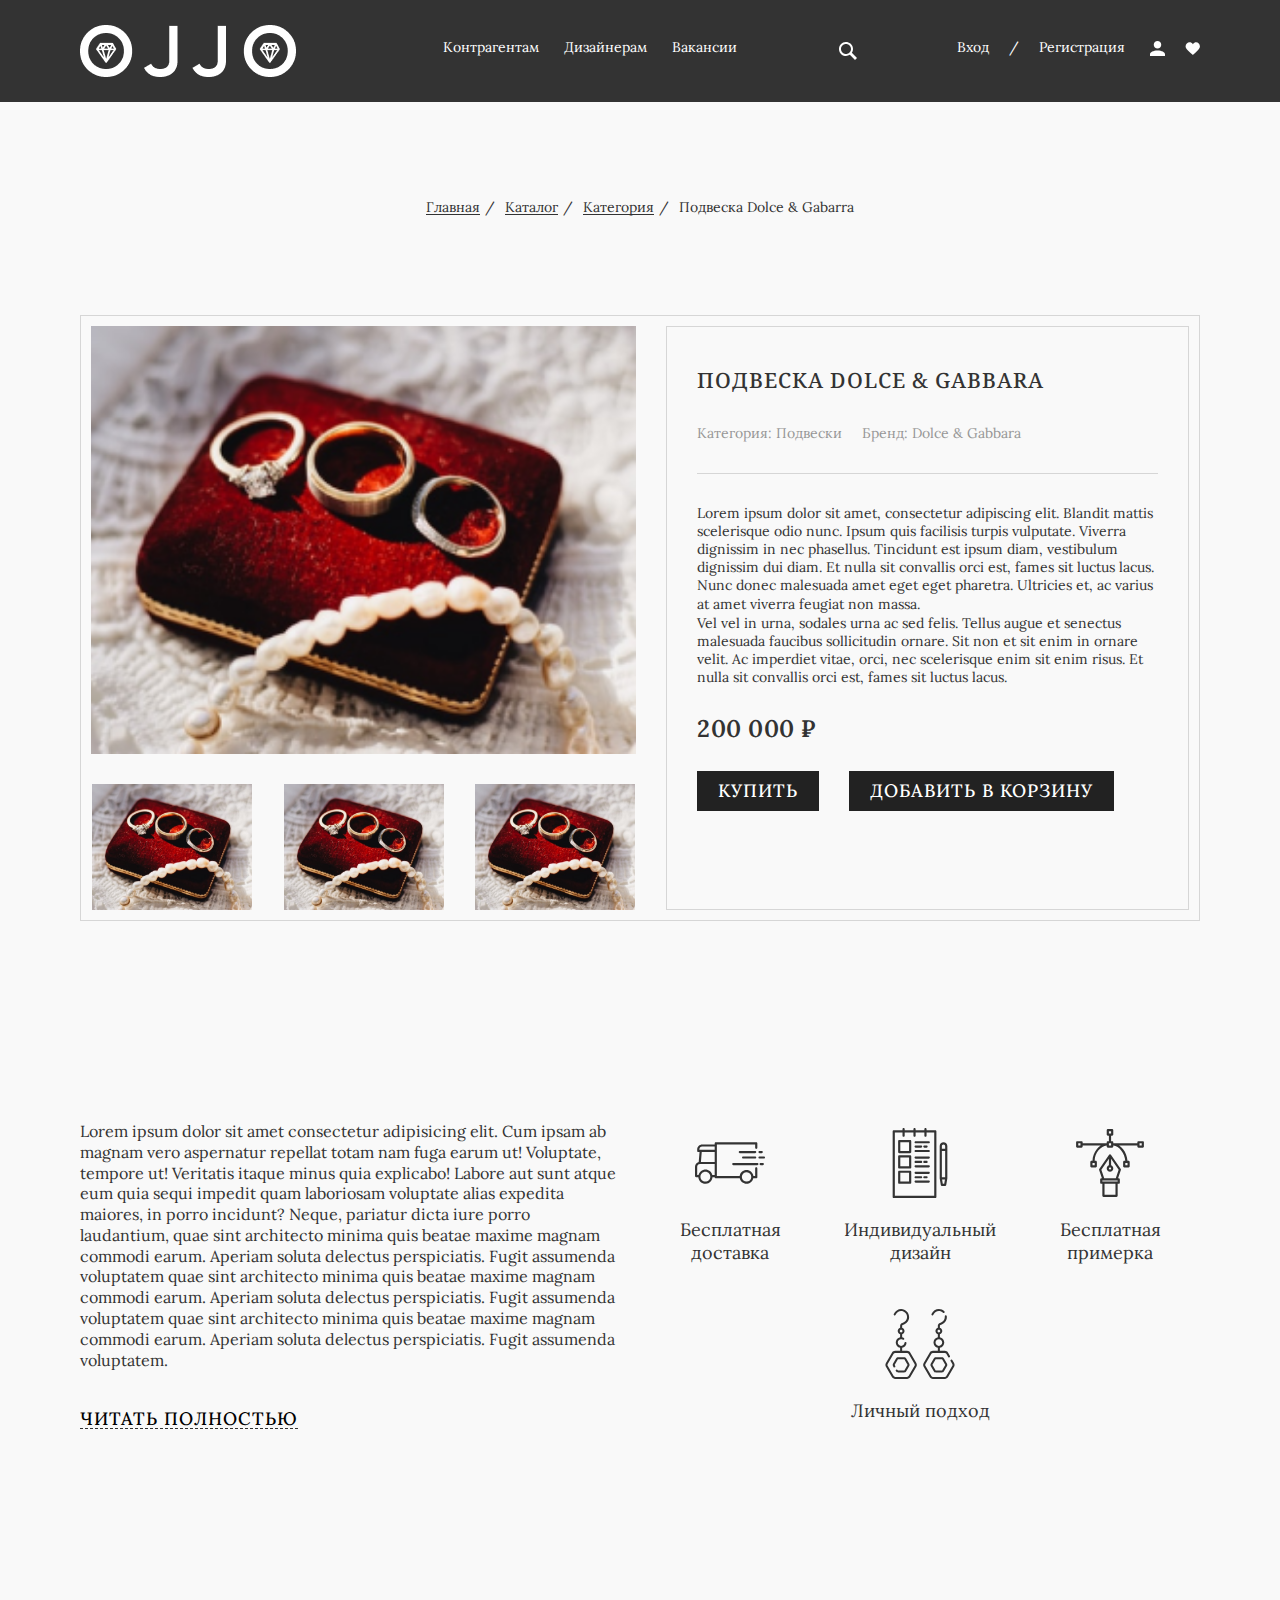
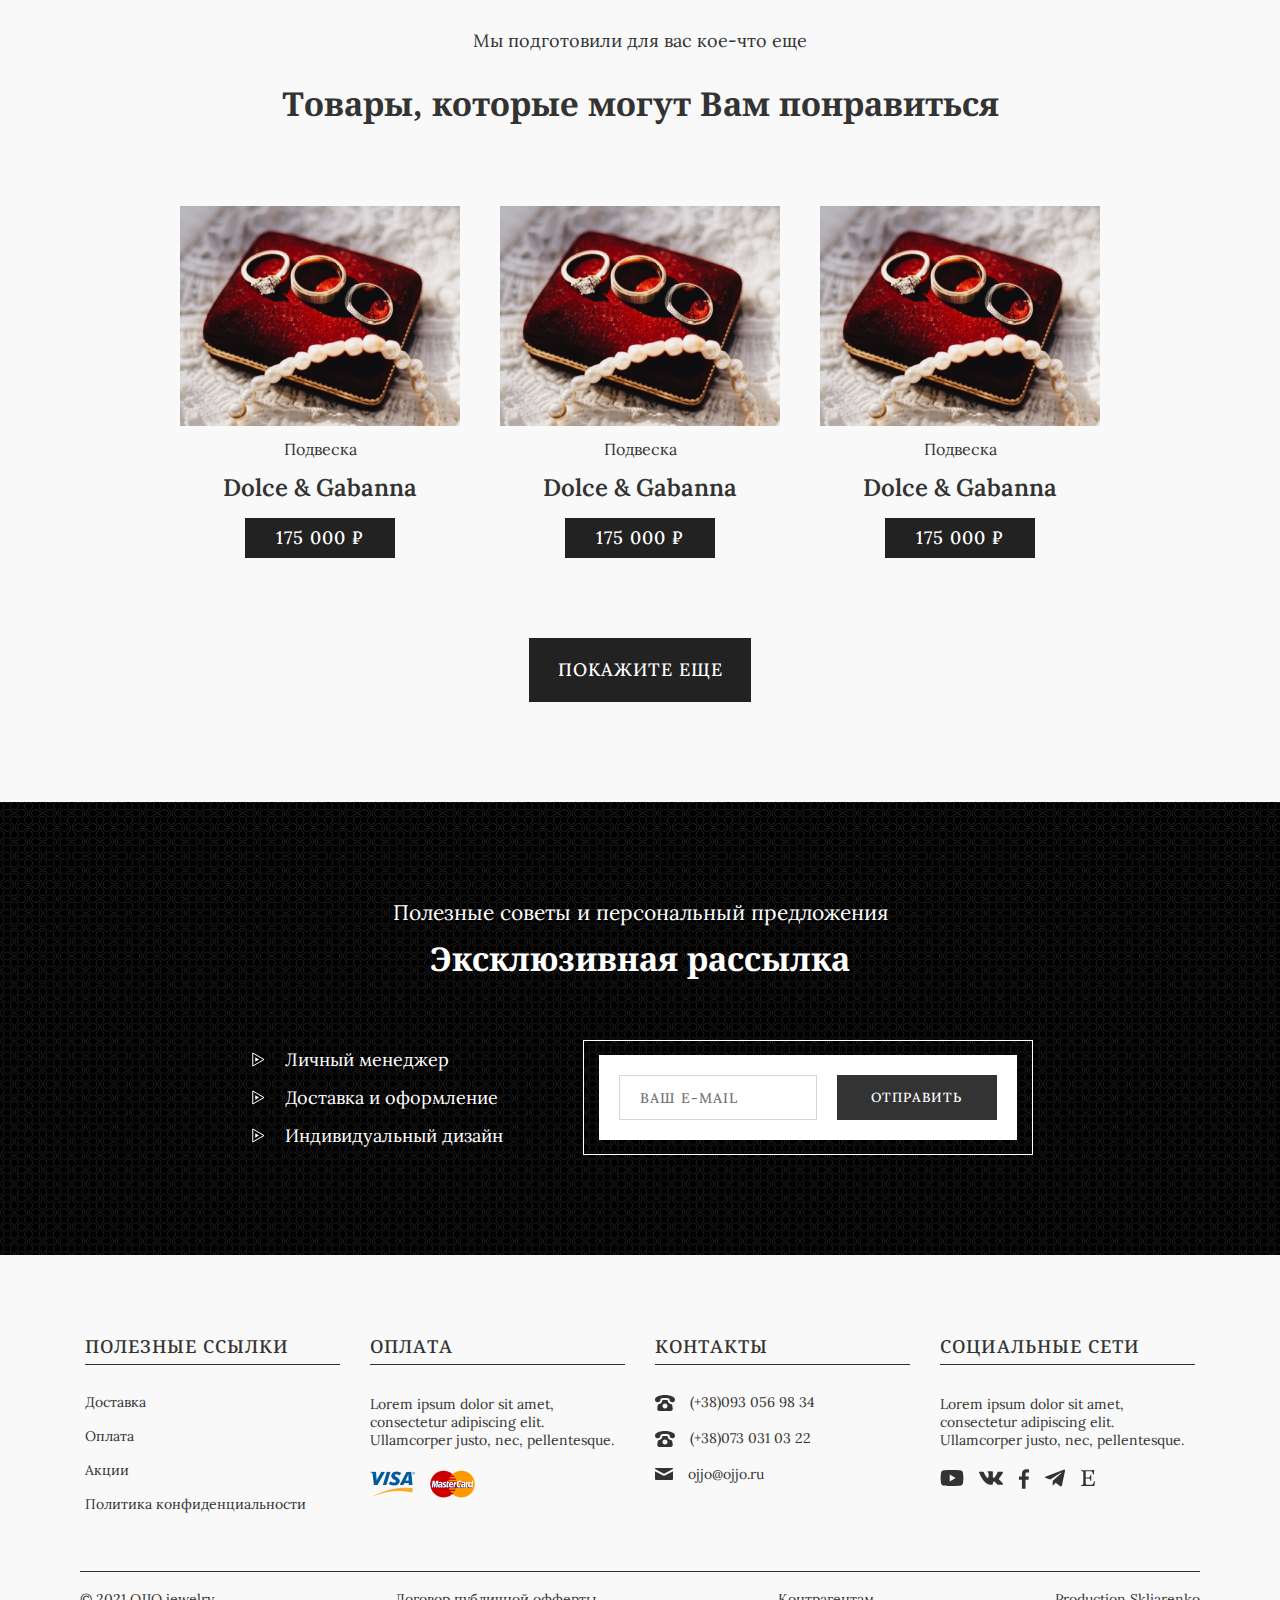
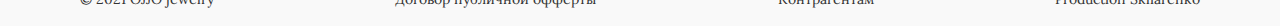
<file: description.html>
<!DOCTYPE html>
<html lang="ru">
<head>
    <meta charset="UTF-8">
    
    <!-- Style -->
    <link rel="stylesheet" href="assets/css/style.min.css">
    
    <!-- Useful meta tags -->
    <meta http-equiv="x-ua-compatible" content="ie=edge">
    <meta name="viewport" content="width=device-width, initial-scale=1, shrink-to-fit=no">
    <meta name="robots" content="index, follow">
    <meta name="google" content="notranslate">
    <meta name="format-detection" content="telephone=no">
    <meta name="description" content="Ojjo">
    <meta name="keywords" content="ключ 1, ключ 2, ключ 3…"/>
    <link href="https://fonts.googleapis.com/css2?family=Lora:wght@400;500&family=Noto+Serif:wght@700&display=swap" rel="stylesheet">
    
    <!-- OG-marks -->
    <meta property="og:title" content="Ojjo"/>
    <meta property="og:type" content="article"/>
    <meta property="og:url" content="http://g93015hu.beget.tech/"/>
    <meta property="og:image" content="https://media.npr.org/assets/img/2021/04/15/rubymedina_custom-9c9bdfe709b5d4e47d21c86fdafdd2a45d166d79.jpeg"/>
    <meta property="og:description" content="Ojjo Ojjo Ojjo"/>
    <meta property="og:site_name" content="Ojjo"/>
    
    <title>Ojjo</title>
</head>
<body>

    <div class="page" id="page">
        <!-- Header -->
        <header class="header">
            <div class="container">
                <nav class="header__nav">
                    <a class="logo__link" href="index.html">
                        <img src="assets/images/logo.png" alt="Ojjo" class="logo__img">
                    </a>
                    <ul class="header__list">
                        <li class="header__item">
                            <a href="#" class="header__link">Контрагентам</a>
                        </li>
                        <li class="header__item">
                            <a href="#" class="header__link">Дизайнерам</a>
                        </li>
                        <li class="header__item">
                            <a href="#" class="header__link">Вакансии</a>
                        </li>
                        <li class="header__item">
                            <input class="header__input" type="search" name="search" id="search">
                        </li>
                        <li class="header__item">
                            <a href="#" class="header__auth">Вход</a>
                            <span>/</span>
                            <a href="#" class="header__auth">Регистрация</a>
                        </li>
                        <li class="header__item">
                            <a href="#" class="header__link">
                                <img src="assets/images/svg/profile.svg" alt="profile" class="header__icon">
                            </a>
                            <a href="#" class="header__link">
                                <img src="assets/images/svg/liked.svg" alt="liked" class="header__icon">
                            </a>
                        </li>
                    </ul>
                    <div class="burger">
                        <span></span>
                        <span></span>
                        <span></span>
                    </div>
                </nav>
            </div>
        </header>

        <!-- Main -->
        <main class="main">
            <!-- main -->
            <main class="main">
                <!-- crumbs -->
                <section class="crumbs">
                    <h2 class="hide">Crumbs</h2>
                    <div class="container">
                        <ul class="crumbs__list">
                            <li class="crumbs__item">
                                <a href="index.html" class="crumbs__link">Главная</a>
                            </li>
                            <li class="crumbs__item">
                                <a href="catalog.html" class="crumbs__link">Каталог</a>
                            </li>
                            <li class="crumbs__item">
                                <a href="catalog.html" class="crumbs__link">Категория</a>
                            </li>
                            <li class="crumbs__item">
                                <a href="description.html" class="crumbs__link">Подвеска Dolce & Gabarra</a>
                            </li>
                        </ul>
                    </div>
                </section>
                <!-- ./crumbs -->
                <!-- overview -->
                <section class="overview">
                    <div class="container">
                        <div class="overview__inner">
                            <ul class="overview__gallery">
                                <li class="overview__item">
                                    <img src="assets/images/product.png" alt="product" class="overview__img">
                                </li>
                                <li class="overview__item">
                                    <img src="assets/images/product.png" alt="product" class="overview__img">
                                </li>
                                <li class="overview__item">
                                    <img src="assets/images/product.png" alt="product" class="overview__img">
                                </li>
                                <li class="overview__item">
                                    <img src="assets/images/product.png" alt="product" class="overview__img">
                                </li>
                            </ul>
                            <div class="overview__block">
                                <h2 class="overview__title">Подвеска Dolce & Gabbara</h2>
                                <div class="overview__descr">
                                    <p class="overview__category">Категория: Подвески</p>
                                    <p class="overview__firm">Бренд:  Dolce & Gabbara</p>
                                </div>
                                <p class="overview__text">
                                    Lorem ipsum dolor sit amet, consectetur adipiscing elit. Blandit mattis scelerisque odio nunc. Ipsum quis facilisis turpis vulputate. Viverra dignissim in nec phasellus. Tincidunt est ipsum diam, vestibulum dignissim dui diam. Et nulla sit convallis orci est, fames sit luctus lacus. Nunc donec malesuada amet eget eget pharetra. Ultricies et, ac varius at amet viverra feugiat non massa.
                                </p>
                                <p class="overview__text">
                                    Vel vel in urna, sodales urna ac sed felis. Tellus augue et senectus malesuada faucibus sollicitudin ornare. Sit non et sit enim in ornare velit. Ac imperdiet vitae, orci, nec scelerisque enim sit enim risus.
                                    Et nulla sit convallis orci est, fames sit luctus lacus.
                                </p>
                                <span class="overview__price">200 000 ₽ </span>
                                <div class="overview__purchase">
                                    <a class="overview__link btn--black" href="#">купить</a>
                                    <a class="overview__link btn--black" href="#">добавить в корзину</a>
                                </div>
                            </div>
                        </div>
                    </div>
                </section>
                <!-- ./overview -->
                <!-- info -->
                <section class="info">
                    <div class="container">
                        <div class="info__inner">
                            <div class="info__wrapp">
                                <p class="info__text">
                                    Lorem ipsum dolor sit amet consectetur adipisicing elit. Cum ipsam ab magnam vero aspernatur repellat totam nam fuga earum ut! Voluptate, tempore ut! Veritatis itaque minus quia explicabo! Labore aut sunt atque eum quia sequi impedit quam laboriosam voluptate alias expedita maiores, in porro incidunt? Neque, pariatur dicta iure porro laudantium, quae sint architecto minima quis beatae maxime magnam commodi earum. Aperiam soluta delectus perspiciatis. Fugit assumenda voluptatem quae sint architecto minima quis beatae maxime magnam commodi earum. Aperiam soluta delectus perspiciatis. Fugit assumenda voluptatem quae sint architecto minima quis beatae maxime magnam commodi earum. Aperiam soluta delectus perspiciatis. Fugit assumenda voluptatem.
                                </p>
                                <a class="info__link" href="#">ЧИТАТЬ ПОЛНОСТЬЮ</a>
                            </div>
                            <ul class="info__list">
                                <li class="info__item">
                                    <img src="assets/images/svg/delivery.svg" alt="delivery" class="info__img">
                                    <p class="info__name">Бесплатная доставка</p>
                                </li>
                                <li class="info__item">
                                    <img src="assets/images/svg/list.svg" alt="list" class="info__img">
                                    <p class="info__name">Индивидуальный дизайн</p>
                                </li>
                                <li class="info__item">
                                    <img src="assets/images/svg/free.svg" alt="free" class="info__img">
                                    <p class="info__name">Бесплатная примерка</p>
                                </li>
                                <li class="info__item">
                                    <img src="assets/images/svg/jewelry.svg" alt="jewelry" class="info__img">
                                    <p class="info__name">Личный подход</p>
                                </li>
                            </ul>
                        </div>
                    </div>
                </section>
                <!-- ./info -->
                <!-- product -->
                <section class="product">
                    <div class="container">
                        <p class="product__subtitle">Мы подготовили для вас кое-что еще</p>
                        <h2 class="product__title">Товары, которые могут Вам понравиться</h2>
                        <div class="product__inner">
                            <ul class="product-preview">
                                <li class="product-preview__item">
                                    <img src="assets/images/product.png" alt="product" class="product-preview__img">
                                    <span class="product-preview__name">Подвеска</span>
                                    <p class="product-preview__firm">Dolce & Gabanna</p>
                                    <a href="description.html" class="product-preview__price btn--black" title="Click!">175 000 ₽</a>
                                </li>
                                <li class="product-preview__item">
                                    <img src="assets/images/product.png" alt="product" class="product-preview__img">
                                    <span class="product-preview__name">Подвеска</span>
                                    <p class="product-preview__firm">Dolce & Gabanna</p>
                                    <a href="description.html" class="product-preview__price btn--black" title="Click!">175 000 ₽</a>
                                </li>
                                <li class="product-preview__item">
                                    <img src="assets/images/product.png" alt="product" class="product-preview__img">
                                    <span class="product-preview__name">Подвеска</span>
                                    <p class="product-preview__firm">Dolce & Gabanna</p>
                                    <a href="description.html" class="product-preview__price btn--black" title="Click!">175 000 ₽</a>
                                </li>
                            </ul>
                            <a class="product-preview__btn btn--black" href="#">покажите еще</a>
                        </div>
                    </div>
                </section>
                <!-- ./product -->
                <!-- mailing -->
                <section class="mailing">
                    <div class="container">
                        <div class="mailing__subtitle">Полезные советы и персональный предложения</div>
                        <h2 class="mailing__title">Эксклюзивная рассылка</h2>
                        <div class="mailing__inner">
                            <ul class="mailing__list">
                                <li class="mailing__list-item">
                                    <img src="assets/images/svg/arrow.svg" alt="arrow" class="mailing__item-icon">
                                    <div class="mailing__item-text">Личный менеджер</div>
                                </li>
                                <li class="mailing__list-item">
                                    <img src="assets/images/svg/arrow.svg" alt="arrow" class="mailing__item-icon">
                                    <div class="mailing__item-text">Доставка и оформление</div>
                                </li>
                                <li class="mailing__list-item">
                                    <img src="assets/images/svg/arrow.svg" alt="arrow" class="mailing__item-icon">
                                    <div class="mailing__item-text">Индивидуальный дизайн</div>
                                </li>
                            </ul>
                            <div class="form__border">
                                <form action="#" class="form">
                                    <input class="form__input" type="email" placeholder="ВАШ E-MAIL">
                                    <button class="form__button btn" type="submit">Отправить</button>
                                </form>
                            </div>
                        </div>
                    </div>
                </section>
                <!-- ./mailing -->
            </main>
            <!-- ./main -->
            
        </main>

        <!-- footer -->
        <footer class="footer">
            <div class="container">
                <div class="footer__inner">
                    <div class="footer__item">
                        <h3 class="footer__title">Полезные ссылки</h3>
                        <ul class="footer-list">
                            <li class="footer-list__item">
                                <a class="footer-list__link" href="#">Доставка</a>
                            </li>
                            <li class="footer-list__item">
                                <a class="footer-list__link" href="#">Оплата</a>
                            </li>
                            <li class="footer-list-item">
                                <a class="footer-list__link" href="#">Акции</a>
                            </li>
                            <li class="foote-list__item">
                                <a class="footer-list__link" href="#">Политика конфиденциальности</a>
                            </li>
                        </ul>
                    </div>
                    <div class="footer__item">
                        <h3 class="footer__title">оплата</h3>
                        <ul class="footer-list">
                            <li class="footer-list__item">
                                <p class="footer__text">Lorem ipsum dolor sit amet, consectetur adipiscing elit. Ullamcorper
                                    justo, nec, pellentesque.</p>
                            </li>
                            <li class="footer-list__item">
                                <img class="footer-list__icon" src="assets/images/payment1.png" alt="payment">
                                <img class="footer-list__icon" src="assets/images/payment2.png" alt="payment">
                            </li>
                        </ul>
                    </div>
                    <div class="footer__item">
                        <h3 class="footer__title">контакты</h3>
                        <ul class="footer-list">
                            <li class="footer-list__item">
                                <img class="footer-list__icon" src="assets/images/svg/tell.svg" alt="tell">
                                <a class="footer-list__link" href="tel:+380940569834">(+38)093 056 98 34</a>
                            </li>
                            <li class="footer-list__item">
                                <img class="footer-list__icon" src="assets/images/svg/tell.svg" alt="tell">
                                <a class="footer-list__link" href="tel:+380730310322">(+38)073 031 03 22</a>
                            </li>
                            <li class="footer-list__item">
                                <img class="footer-list__icon" src="assets/images/svg/email.svg" alt="email">
                                <a class="footer-list__link" href="mailto:ojjo@ojjo.ru">ojjo@ojjo.ru</a>
                            </li>
                        </ul>
                    </div>
                    <div class="footer__item">
                        <h3 class="footer__title">социальные сети</h3>
                        <ul class="footer-list">
                            <li class="footer-list__item">
                                <p class="footer__text">Lorem ipsum dolor sit amet, consectetur adipiscing elit. Ullamcorper justo, nec, pellentesque.</p>
                            </li>
                            <li class="footer-list__item">
                                <a href="#" class="footer-list__link">
                                    <img class="footer-list__icon" src="assets/images/svg/youTube.svg" alt="youTube">
                                </a>
                                <a href="#" class="footer-list__link">
                                    <img class="footer-list__icon" src="assets/images/svg/Vk.svg" alt="Vk">
                                </a>
                                <a href="#" class="footer-list__link">
                                    <img class="footer-list__icon" src="assets/images/svg/facebook.svg" alt="facebook">
                                </a>
                                <a href="#" class="footer-list__link">
                                    <img class="footer-list__icon" src="assets/images/svg/telegram.svg" alt="telegram">
                                </a>
                                <a href="#" class="footer-list__link">
                                    <img class="footer-list__icon" src="assets/images/svg/E.svg" alt="E">
                                </a>
                            </li>
                        </ul>
                    </div>
                </div>
                <div class="footer__bott">
                    <span class="bott__text">&#169 2021 OJJO jewelry</span>
                    <a href="#" target="_blank" class="bott__text">Договор публичной офферты</a>
                    <a href="#" target="_blank" class="bott__text">Контрагентам</a>
                    <sapn class="bott__text">Production Skliarenko</sapn>
                </div>
            </div>
        </footer>
    </div>
    <script src="https://cdnjs.cloudflare.com/ajax/libs/jquery/3.6.0/jquery.min.js" integrity="sha512-894YE6QWD5I59HgZOGReFYm4dnWc1Qt5NtvYSaNcOP+u1T9qYdvdihz0PPSiiqn/+/3e7Jo4EaG7TubfWGUrMQ==" crossorigin="anonymous" referrerpolicy="no-referrer"></script>
    <script src="assets/js/app.js"></script>
</body>
</html>
</file>
<file: assets/css/style.min.css>
a,abbr,acronym,address,applet,article,aside,audio,b,big,blockquote,body,canvas,caption,center,cite,code,dd,del,details,dfn,div,dl,dt,em,embed,fieldset,figcaption,figure,footer,form,h1,h2,h3,h4,h5,h6,header,hgroup,html,i,iframe,img,ins,kbd,label,legend,li,mark,menu,nav,object,ol,output,p,pre,q,ruby,s,samp,section,small,span,strike,strong,sub,summary,sup,table,tbody,td,tfoot,th,thead,time,tr,tt,u,ul,var,video{margin:0;padding:0;border:0;font-size:100%;font:inherit;vertical-align:baseline;line-height:1}*,:after,:before{box-sizing:border-box;margin:0;padding:0}::selection{background:#ccc;text-shadow:none}[hidden]{display:none}article,aside,details,figcaption,figure,footer,header,hgroup,li,menu,nav,ol,section,ul{display:block}a{text-decoration:none;color:inherit}audio,canvas,video{display:inline-block;*display:inline;*zoom:1;max-width:100%}audio:not([controls]){display:none;height:0}fieldset{border:1px solid #ccc}legend{border:0;padding:0;white-space:normal}button,html input[type=button],input[type=reset],input[type=submit]{-webkit-appearance:button;cursor:pointer;*overflow:visible}button[disabled],html input[disabled]{cursor:default}table{border-collapse:collapse;border-spacing:0}img{vertical-align:middle;-o-object-fit:contain;object-fit:contain;display:block}fieldset{border:0;margin:0;padding:0}textarea{resize:vertical;overflow:auto;vertical-align:top}button,input,textarea{border:none;background:none;font-family:inherit;color:inherit}.hide{position:absolute;width:1px;height:1px;margin:-1px;border:0;padding:0;clip:rect(0 0 0 0);overflow:hidden}html{font-size:62.5%;scroll-behavior:smooth}body{font-family:Lora,serif;font-size:1.8rem;line-height:1.3em;background:#fff;color:#fff;font-weight:400}h1{font-size:calc(1vw + 2.5rem)}h2{font-size:calc(1vw + 2rem)}h3{font-size:1.8rem}h1,h2,h3,h4,h5,h6{font-family:Noto Serif,serif;font-weight:700;line-height:1.3em}p{line-height:1.3em}img{display:inline-block;max-width:100%}a{display:block}section{padding:100px 0}.main{background-color:#f9f9f9}.btn{border:1px solid #fff}.btn,.btn--black{display:block;width:100%;text-transform:uppercase;color:#fff;letter-spacing:1px;padding:22px 0;font-weight:500;transition:.1s linear;text-align:center}.btn--black{background-color:#222;border:1px solid transparent}.btn--black:hover{background-color:#fff;color:#222;border-color:#222}.btn--black:focus{transform:scale(.95)}.btn:hover{background-color:#fff;color:#222}.btn:focus{transform:scale(.95)}.container{max-width:1150px;width:100%;padding:0 15px;margin:0 auto}.header{position:fixed;top:0;left:0;z-index:9999;margin:auto;width:100%;background-color:#333}.header__nav{padding:2.5rem 0;-ms-flex-pack:justify;justify-content:space-between;-ms-flex-align:center;align-items:center}.header__list,.header__nav{display:-ms-flexbox;display:flex}.header__list{gap:25px}.header__item{display:-ms-flexbox;display:flex;gap:20px;font-size:1.4rem;max-width:100%}.header__auth,.header__link{font-size:1.4rem;padding-bottom:5px;border-bottom:1px solid transparent;transition:border-bottom .2s linear}.header__auth:hover,.header__link:hover{border-bottom:1px solid #fff}.header__input{background:50% url(../images/svg/search.svg) no-repeat;outline:none;border-bottom:1px solid transparent;transition:.1s linear}.header__input:focus{background:none;border-bottom:1px solid #fff}.header__auth span{cursor:default}.header__icon{width:15px;height:15px;transition:.1s linear}.header__icon:hover{transform:scale(1.3)}.burger{display:none;margin-left:auto;width:40px;height:40px;-ms-flex-direction:column;flex-direction:column;-ms-flex-pack:distribute;justify-content:space-around;-ms-flex-align:center;align-items:center;padding:7px;border:1px solid #fff;border-radius:10px}.burger span{width:30px;height:1px;position:relative;background-color:#fff}.fixed{box-shadow:0 10px 15px rgba(25,25,25,.1);-webkit-box-shadow:0 10px 15px rgba(25,25,25,.1)}.preview{background:url(../../assets/images/preview.png) no-repeat 50%/cover;min-height:100vh;padding:150px 0 0}.preview__content{-ms-flex-pack:center;justify-content:center;height:70vh}.preview__content,.preview__inner{display:-ms-flexbox;display:flex;-ms-flex-direction:column;flex-direction:column}.preview__inner{-ms-flex-align:center;align-items:center}.preview__title{margin-bottom:5rem;text-align:center}.preview__btn{max-width:222px;margin:0 auto}.partner{background:#333;padding:20px 0}.partner__list{gap:30px;display:-ms-flexbox;display:flex;-ms-flex-pack:center;justify-content:center;-ms-flex-wrap:wrap;flex-wrap:wrap}.catalog{background-color:#f9f9f9;color:#333}.catalog__subtitle{font-size:2.1rem;color:#333;text-align:center;margin-bottom:1.5rem}.catalog__title{margin-bottom:6rem;text-align:center;color:#333}.catalog__list{display:-ms-flexbox;display:flex;-ms-flex-wrap:wrap;flex-wrap:wrap;-ms-flex-pack:center;justify-content:center;margin-bottom:6.1rem;gap:20px}.catalog__item{cursor:pointer;border:1px solid #d6d6d6;transition:.2s linear}.catalog__item:hover{border-color:transparent}.catalog__name{display:-ms-flexbox;display:flex;-ms-flex-align:center;align-items:center;-ms-flex-pack:center;justify-content:center;font-weight:500;letter-spacing:1px;text-align:center;text-transform:uppercase;background-color:#f9f9f9;width:165px;padding:15px 0;border:1px solid #d6d6d6;cursor:pointer;transform:translate3d(-.6rem,-.6rem,0);transition:.2s linear}.catalog__name:hover{transform:translateZ(0);border:1px solid transparent}.catalog__name:focus,.catalog__name:hover{color:#fff;background-color:#333}.catalog-product{display:-ms-flexbox;display:flex;gap:25px;-ms-flex-wrap:wrap;flex-wrap:wrap;-ms-flex-align:center;align-items:center;-ms-flex-pack:center;justify-content:center}.catalog-product__item{width:35rem;height:28rem;overflow:hidden;position:relative}.catalog-product__img{transition:.2s linear}.catalog-product__img:hover{transform:scale(1.2)}.catalog-product__name{font-size:2.4rem;font-weight:500;color:#fff;letter-spacing:1px;text-transform:uppercase;text-align:center;margin-bottom:40px;position:absolute;bottom:0;left:0;right:0}.about{background:url(../images/dark-bg.png)}.about__subtitle{margin-bottom:1.5rem;font-size:2.1rem;text-align:center}.about__title{text-align:center;margin-bottom:25px}.about__text{margin-bottom:6rem;text-align:center}.about__btn{max-width:222px;margin:0 auto}.advice{background-color:#f9f9f9}.advice__subtitle{margin-bottom:1.5rem;font-size:2.1rem;text-align:center;color:#333}.advice__title{color:#333;text-align:center;margin-bottom:6rem}.advice__list{margin-bottom:6rem;display:-ms-flexbox;display:flex;-ms-flex-pack:center;justify-content:center;-ms-flex-wrap:wrap;flex-wrap:wrap;gap:25px}.advice__item{width:35rem;height:37rem;position:relative}.advice__text{max-width:100%;font-size:2.1rem;text-align:center;position:absolute;right:0;left:0;bottom:0;margin-bottom:40px;padding:0 15px}.advice__btn{max-width:222px;margin:0 auto}.social{background-color:#f9f9f9}.social__subtitle{margin-bottom:1.5rem;font-size:2.1rem;line-height:1.3em;text-align:center;color:#333}.social__title{margin-bottom:6rem;text-align:center;color:#333}.social__item{display:-ms-flexbox;display:flex;-ms-flex-pack:center;justify-content:center}.social__item img{-o-object-fit:cover;object-fit:cover}.product{color:#333}.product__title{text-align:center;margin-bottom:80px}.product__subtitle{text-align:center;margin-bottom:30px}.product__list{-ms-flex-align:center;align-items:center;-ms-flex-pack:center;justify-content:center;margin-bottom:9.5rem;gap:25px}.product__item,.product__list{display:-ms-flexbox;display:flex}.product__item{-ms-flex-pack:justify;justify-content:space-between;width:16rem;padding-bottom:.5rem;border-bottom:1px solid #d6d6d6;cursor:pointer}.product__text{font-size:1.4rem;position:relative}.product__text:after{content:"";background:url(../images/svg/triangle.svg) no-repeat;position:absolute;top:4px;right:-20px;width:10px;height:10px}.product__icon{cursor:pointer}.product-preview{-ms-flex-wrap:wrap;flex-wrap:wrap;gap:40px;background-color:#f9f9f9;margin-bottom:80px}.product-preview,.product-preview__item{display:-ms-flexbox;display:flex;-ms-flex-pack:center;justify-content:center}.product-preview__item{-ms-flex-direction:column;flex-direction:column;gap:15px;overflow:hidden}.product-preview__img{transition:.1s linear}.product-preview__name{text-align:center;font-size:1.6rem}.product-preview__firm{text-align:center;font-size:2.4rem;font-weight:600}.product-preview__price{max-width:150px;padding:10px 0;margin:0 auto}.product-preview__price:hover+.product-preview__img{transform:scale(1.1)}.product-preview__btn{margin:0 auto;max-width:222px}.overview{background-color:#f9f9f9;color:#333}.overview__inner{-ms-flex-pack:justify;justify-content:space-between}.overview__gallery,.overview__inner{display:-ms-flexbox;display:flex;gap:30px}.overview__gallery{-ms-flex-wrap:wrap;flex-wrap:wrap;-ms-flex-pack:space-evenly;justify-content:space-evenly;max-width:545px}.overview__item{max-width:160px}.overview__item:first-child{max-width:545px;width:100%;height:auto}.overview__img{max-width:160px;width:100%;height:unset;-o-object-fit:cover;object-fit:cover}.overview__img:first-child{max-width:545px;width:100%}.overview__block{display:-ms-flexbox;display:flex;-ms-flex-direction:column;flex-direction:column;padding:40px 30px;border:1px solid #d6d6d6}.overview__inner{padding:10px;border:1px solid #d6d6d6}.overview__title{font-size:2.1rem;font-weight:500;letter-spacing:1px;text-transform:uppercase;margin-bottom:3rem}.overview__descr{display:-ms-flexbox;display:flex;gap:20px;font-size:1.4rem;color:#979797;padding-bottom:30px;margin-bottom:30px;border-bottom:1px solid #d6d6d6}.overview__text{font-size:1.4rem;margin-bottom:1px;max-width:480px}.overview__price,.overview__text:last-of-type{margin-bottom:30px}.overview__price{font-size:2.4rem;font-weight:600;letter-spacing:.5px}.overview__purchase{display:-ms-flexbox;display:flex;-ms-flex-wrap:wrap;flex-wrap:wrap;gap:30px}.overview__link{max-width:122px;padding:10px 0}.overview__link:last-of-type{max-width:265px}.crumbs{color:#333;padding:200px 0 0}.crumbs__list{display:-ms-flexbox;display:flex;-ms-flex-pack:center;justify-content:center;-ms-flex-wrap:wrap;flex-wrap:wrap;gap:25px}.crumbs__item{font-size:1.4rem;position:relative;border-bottom:1px solid #333}.crumbs__item:before{content:"/";position:absolute;right:-15px}.crumbs__item:last-child{border:none}.crumbs__item:last-child:before{content:""}.info{color:#333;background-color:#f9f9f9}.info__inner{-ms-flex-pack:space-evenly;justify-content:space-evenly;gap:30px 20px}.info__inner,.info__wrapp{display:-ms-flexbox;display:flex}.info__wrapp{-ms-flex-direction:column;flex-direction:column}.info__text{max-width:540px;width:100%;font-size:1.6rem;margin-bottom:40px}.info__link{width:-webkit-max-content;width:max-content;font-weight:500;color:#000;letter-spacing:1px;text-transform:uppercase;border-bottom:1px dashed #333}.info__link:hover{border-style:solid}.info__list{-ms-flex-wrap:wrap;flex-wrap:wrap;-ms-flex-pack:center;justify-content:center;gap:30px;max-width:50%}.info__item,.info__list{display:-ms-flexbox;display:flex;-ms-flex-align:center;align-items:center}.info__item{-ms-flex-direction:column;flex-direction:column;max-width:160px;width:100%;text-align:center}.info__img{margin-bottom:20px}.contact{color:#333}.contact__title{text-align:center;font-weight:500;letter-spacing:1px;margin-bottom:40px;text-transform:uppercase}.contact__list{-ms-flex-pack:space-evenly;justify-content:space-evenly;-ms-flex-wrap:wrap;flex-wrap:wrap;gap:30px;border-bottom:1px solid #d6d6d6;margin-bottom:60px;padding-bottom:40px}.contact__item,.contact__list{display:-ms-flexbox;display:flex}.contact__item{-ms-flex-direction:column;flex-direction:column;gap:25px}.contact__name{font-size:1.8rem;font-weight:600}.contact__content{display:-ms-flexbox;display:flex;-ms-flex-direction:column;flex-direction:column;gap:20px}.contact__group{display:-ms-flexbox;display:flex;-ms-flex-align:start;align-items:start}.contact__img{margin-right:15px}.contact__text{font-size:1.4rem}.contact__map{width:100%}.mailing{background:url(../images/dark-bg.png)}.mailing__subtitle{margin-bottom:1.5rem;font-size:2.1rem;text-align:center}.mailing__title{margin-bottom:6rem;text-align:center}.mailing__inner{-ms-flex-wrap:wrap;flex-wrap:wrap;gap:30px 80px}.mailing__inner,.mailing__list{display:-ms-flexbox;display:flex;-ms-flex-pack:center;justify-content:center}.mailing__list{-ms-flex-direction:column;flex-direction:column;gap:20px}.mailing__list-item{display:-ms-flexbox;display:flex}.mailing__item-text{font-size:1.8rem;margin-left:2rem}.form__border{background-color:transparent;border:1px solid #fff;padding:1.4rem 1.5rem;max-width:450px;width:100%}.form{display:-ms-flexbox;display:flex;-ms-flex-align:center;align-items:center;gap:20px;background-color:#fff;padding:20px}.form__input{max-width:200px;width:100%;height:4.5rem;font-size:1.4rem;font-weight:500;letter-spacing:1px;color:#333;border:1px solid #d6d6d6;padding-left:20px;outline:none}.form__input:focus{border-color:tomato}.form__button{padding:12px 0;max-width:160px;color:#fff;border:2px solid transparent;background-color:#333}.form__button:hover{border:2px solid #b3b3b3;background-color:#b3b3b3;color:#333}.footer{padding-top:8rem;font-size:1.4rem;color:#333;background-color:#f9f9f9}.footer__inner{display:-ms-flexbox;display:flex;-ms-flex-wrap:wrap;flex-wrap:wrap;-ms-flex-pack:center;justify-content:center;gap:30px;padding-bottom:6rem;border-bottom:1px solid #333}.footer__item{width:25.5rem}.footer__title{font-weight:500;color:#333;letter-spacing:1px;padding-bottom:.5rem;text-transform:uppercase;border-bottom:1px solid #333;margin-bottom:3rem}.footer-list,.footer__title{display:-ms-flexbox;display:flex}.footer-list{-ms-flex-direction:column;flex-direction:column;gap:20px}.footer-list__item{display:-ms-flexbox;display:flex;gap:15px}.footer-list__link{color:#333;transition:.1s linear}.footer-list__link:hover{color:#345ec0}.footer__bott{display:-ms-flexbox;display:flex;-ms-flex-pack:justify;justify-content:space-between;gap:25px;-ms-flex-wrap:wrap;flex-wrap:wrap;font-size:1.4rem;color:#333;padding:2rem 0}@media (max-width:1199.98px){.container{max-width:1140px}.overview__inner{-ms-flex-wrap:wrap;flex-wrap:wrap;-ms-flex-pack:center;justify-content:center}.overview__text{max-width:100%}}@media (max-width:991.98px){.container{max-width:960px}.burger{display:-ms-flexbox;display:flex}section{padding:70px 0}.header__nav{-ms-flex-pack:center;justify-content:center}.header__item{display:-ms-flexbox;display:flex;-ms-flex-direction:column;flex-direction:column}.header__item span{display:none}.header__list{display:none;position:absolute;top:100px;right:15px;-ms-flex-direction:column;flex-direction:column;margin-left:auto;padding:20px;row-gap:15px;background-color:rgba(68,68,68,.9);-webkit-backdrop-filter:blur(5px);backdrop-filter:blur(5px);border:1px solid #fff;border-radius:10px;color:#fff}.header__input{background-position-x:left}.active{display:-ms-flexbox;display:flex}.footer{padding-top:50px}}@media (max-width:767.98px){.container{max-width:720px}section{padding:50px 0}.crumbs{padding-top:150px}.info__inner{-ms-flex-wrap:wrap;flex-wrap:wrap}.info__list,.info__text{max-width:100%}}@media (max-width:575.98px){.container{max-width:540px}section{padding:40px 0}.catalog-product__item{max-width:100%}.product-preview__item{width:100%}}@media (max-width:480.98px){.container{max-width:100%}.btn,.btn--black{max-width:100%!important}.advice__item,.catalog-product__item{height:unset}.form{-ms-flex-wrap:wrap;flex-wrap:wrap}.form input{max-width:100%}}@media (max-width:375.98px){.footer__list{display:-ms-flexbox;display:flex;-ms-flex-direction:column;flex-direction:column;-ms-flex-align:center;align-items:center}section{padding:30px 0}.info__link{margin:0 auto}.info__item{max-width:100%}.catalog__item,.catalog__name{width:100%}}
</file>
